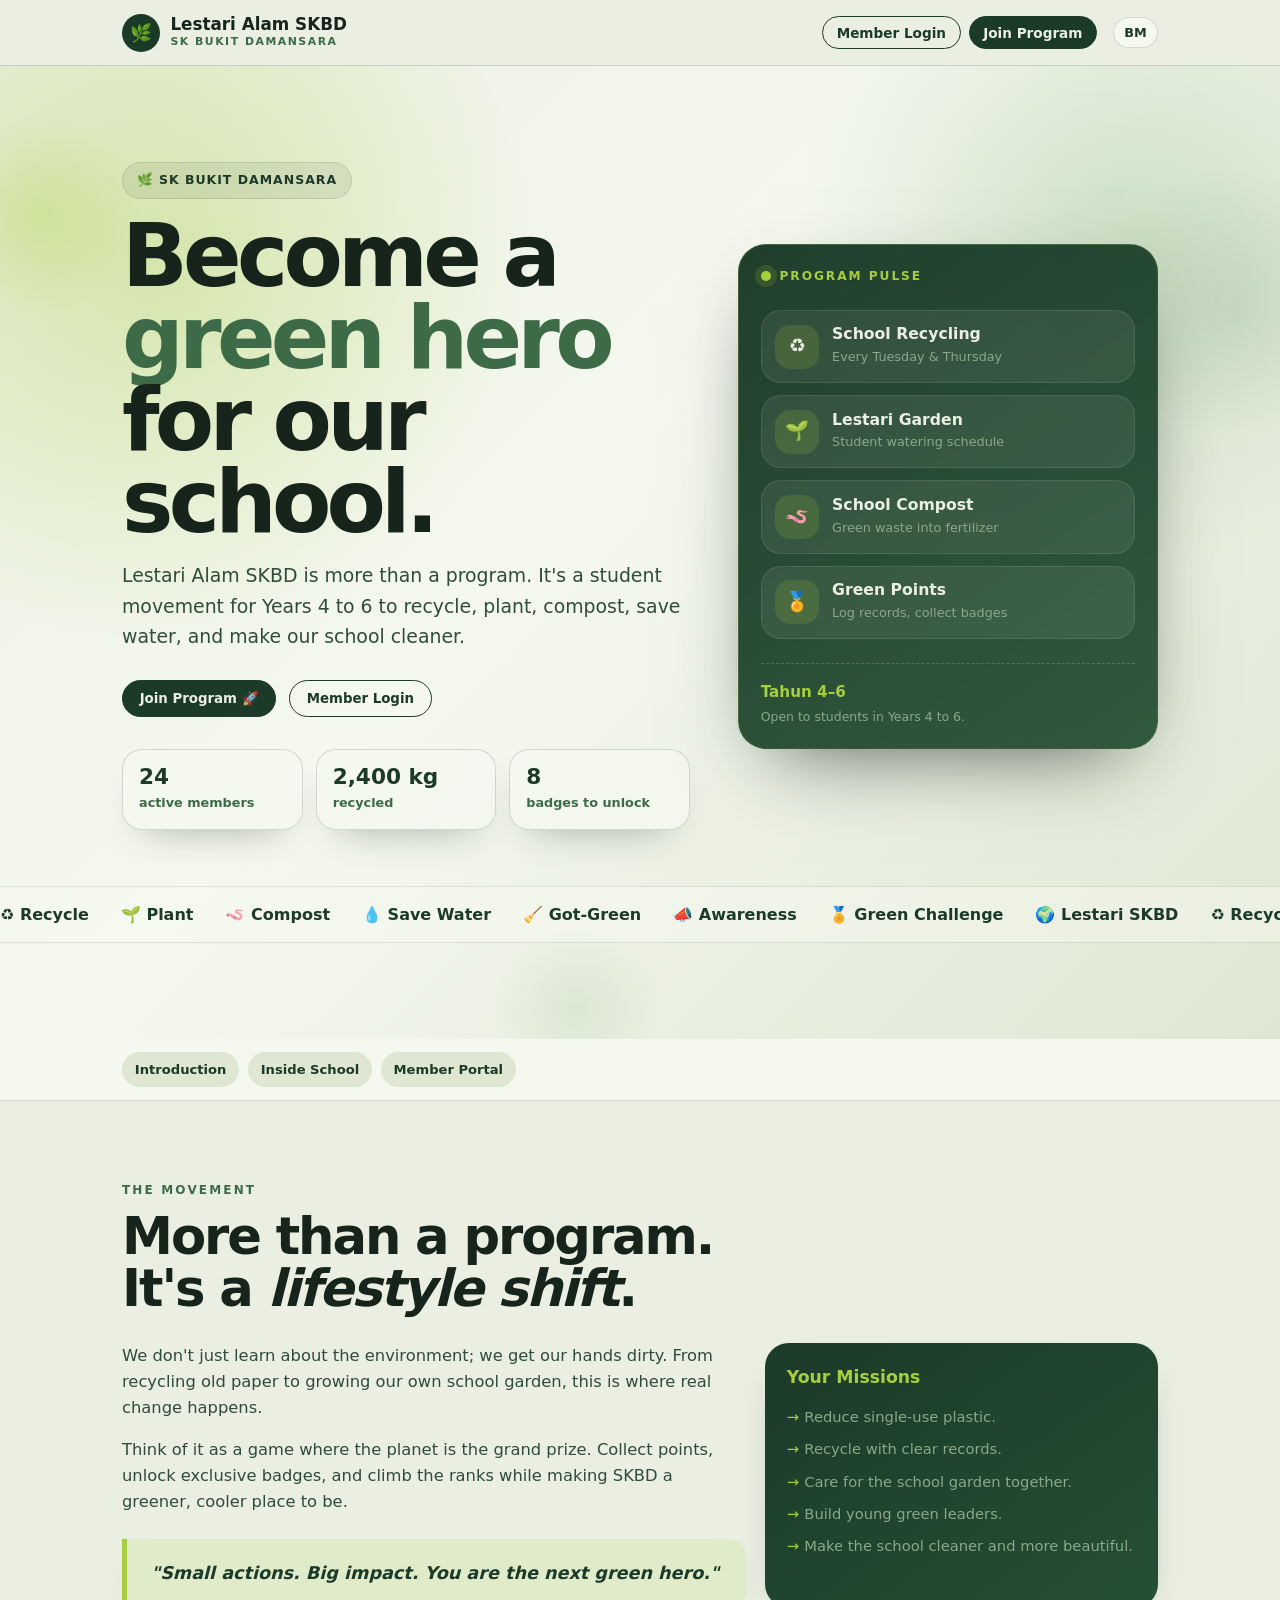
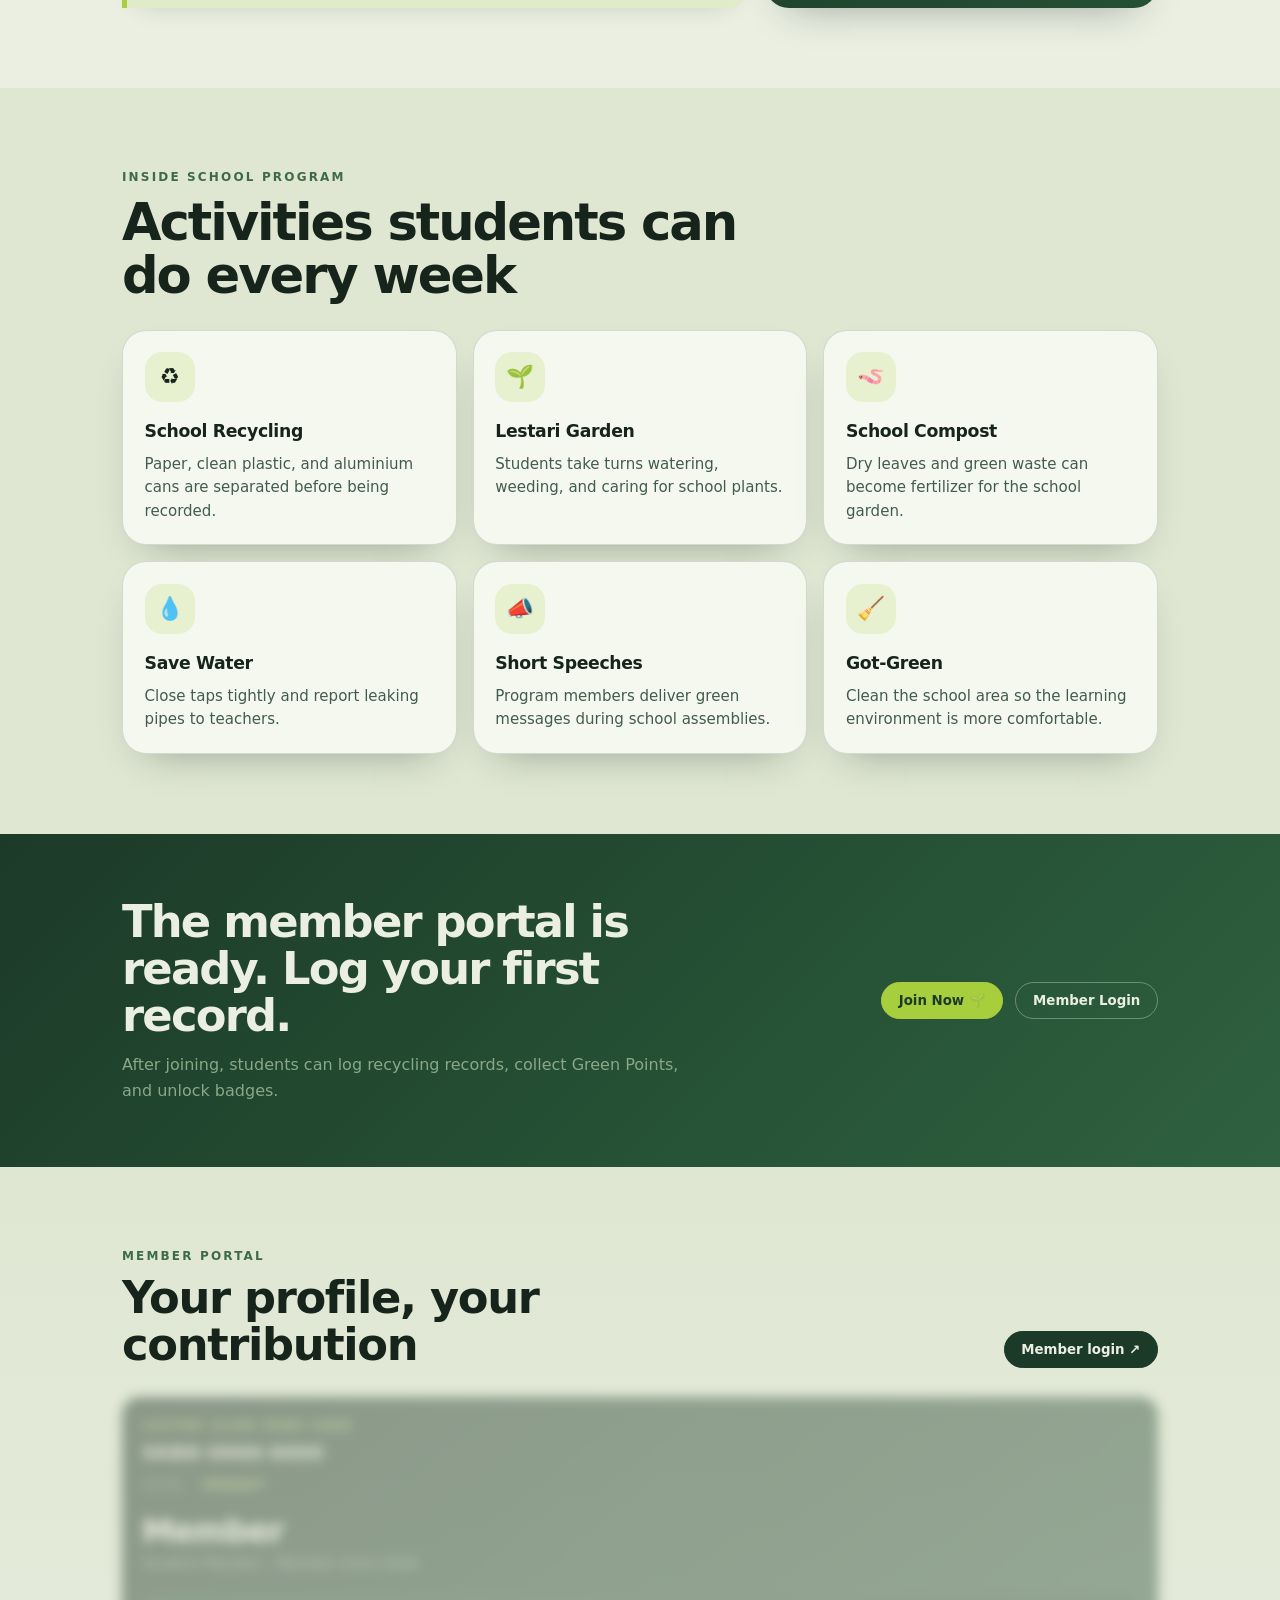
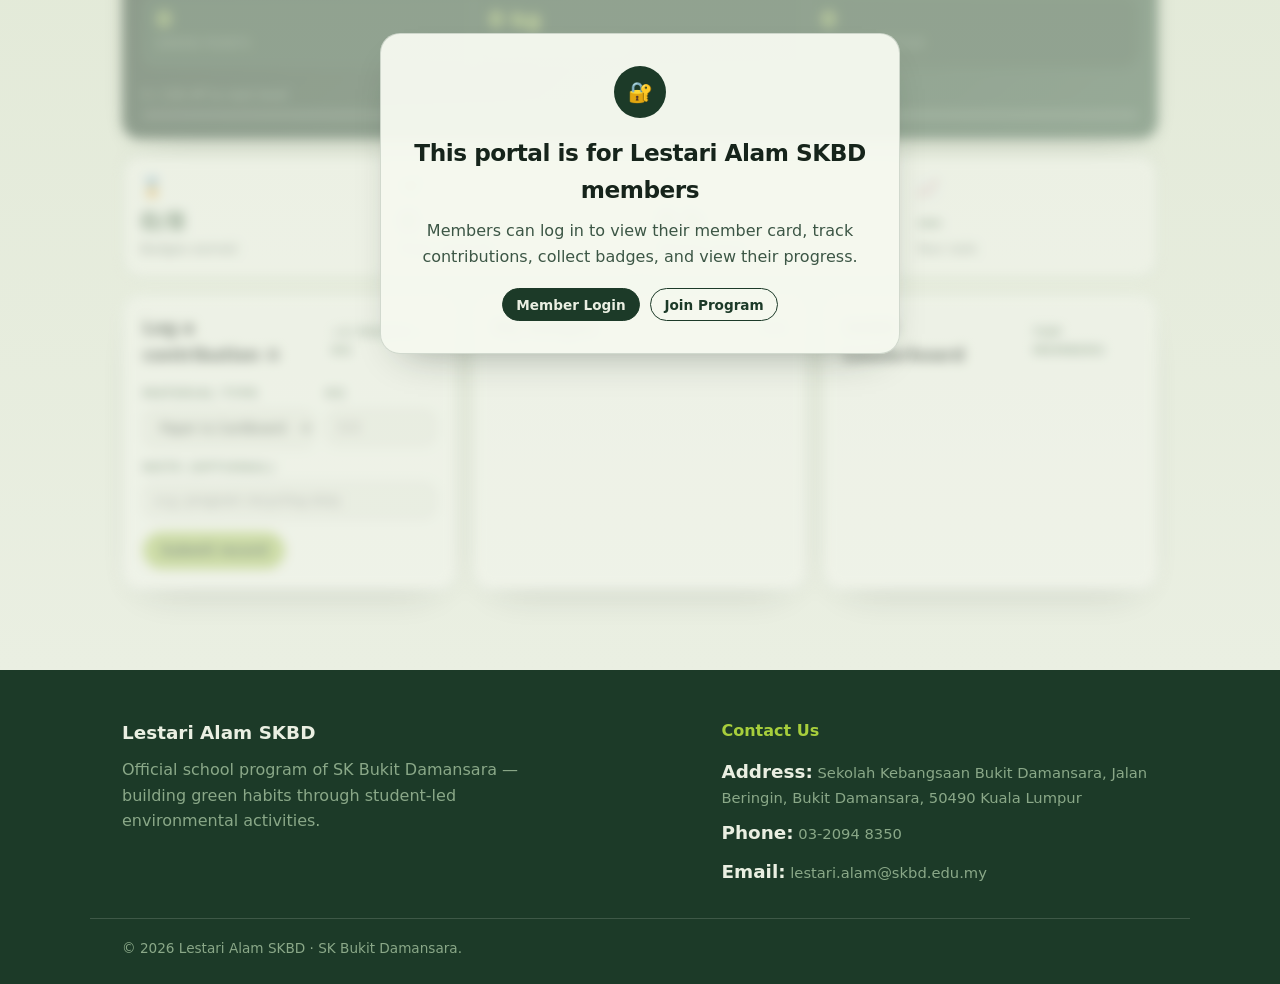
<file: index.html>
<!DOCTYPE html>
<html lang="ms">
<head>
  <meta charset="UTF-8" />
  <meta name="viewport" content="width=device-width, initial-scale=1.0" />
  <meta name="description" content="Lestari Alam SKBD — Program kelestarian murid untuk kitar semula, taman sekolah, kompos, jimat air, dan kesedaran alam sekitar." />
  <title>Lestari Alam SKBD · Program Kelestarian</title>
  <link rel="stylesheet" href="./style.css" />
</head>
<body>
  <div class="toasts" id="toasts" aria-live="polite"></div>

  <header class="nav">
    <div class="wrap nav__inner">
      <div class="brand">
        <span class="brand-icon">🌿</span>
        <div>
          <b data-i18n="brand.name">Lestari Alam SKBD</b>
          <small>SK Bukit Damansara</small>
        </div>
      </div>

      <div class="nav__right">
        <div class="nav__auth" id="navAuth">
          <button class="btn btn--ghost btn--sm" data-auth-open="login" data-i18n="nav.login">Login Ahli</button>
          <button class="btn btn--solid btn--sm" data-auth-open="signup" data-i18n="nav.join">Sertai Program</button>
        </div>

        <div class="nav__user" id="navUser" hidden>
          <span class="avatar" id="uAvatar">LA</span>
          <div class="user-meta">
            <b id="uName">—</b>
            <small id="uRole">member</small>
          </div>
          <button class="btn btn--ghost btn--sm" data-logout data-i18n="nav.logout">Log Keluar</button>
        </div>
        
        <button id="langToggle" class="lang-btn" type="button" aria-label="Switch language">BM</button>
      </div>
    </div>
  </header>

  <main>
    <!-- HERO -->
    <section class="ls-hero">
      <div class="ls-orb ls-orb--1" aria-hidden="true"></div>
      <div class="ls-orb ls-orb--2" aria-hidden="true"></div>
      <div class="ls-orb ls-orb--3" aria-hidden="true"></div>

      <div class="wrap ls-hero__grid">
        <div class="ls-hero__copy">
          <span class="ls-pill" data-i18n="hero.pill">🌿 SK Bukit Damansara</span>

          <h1 data-i18n="hero.title">
            Jadi <em>hero hijau</em> untuk sekolah kita.
          </h1>

          <p class="ls-lede" data-i18n="hero.subtitle">
            Lestari Alam SKBD bukan sekadar program. Ini gerakan murid Tahun 4 hingga 6 untuk kitar semula, tanam, kompos, jimat air, dan buat sekolah lebih bersih.
          </p>

          <div class="ls-actions">
            <button class="btn btn--solid" data-auth-open="signup" data-i18n="hero.cta">
              Sertai Program 🚀
            </button>
            <button class="btn btn--ghost" data-auth-open="login" data-i18n="hero.login">
              Login Ahli
            </button>
          </div>

          <div class="ls-stats">
            <div>
              <b>24</b>
              <span data-i18n="hero.stat.members">ahli aktif</span>
            </div>
            <div>
              <b>2,400 kg</b>
              <span data-i18n="hero.stat.recycled">kitar semula</span>
            </div>
            <div>
              <b>8</b>
              <span data-i18n="hero.stat.badges">badge boleh unlock</span>
            </div>
          </div>
        </div>

        <aside class="ls-panel">
          <div class="ls-panel__head">
            <span class="ls-pulse"></span>
            <span data-i18n="hero.panel.title">Program Pulse</span>
          </div>

          <ul class="ls-panel__list">
            <li>
              <span>♻️</span>
              <div>
                <b data-i18n="hero.panel.recycle">Kitar Semula Sekolah</b>
                <small data-i18n="hero.panel.recycle.desc">Setiap Selasa & Khamis</small>
              </div>
            </li>
            <li>
              <span>🌱</span>
              <div>
                <b data-i18n="hero.panel.garden">Taman Lestari</b>
                <small data-i18n="hero.panel.garden.desc">Jadual penyiraman murid</small>
              </div>
            </li>
            <li>
              <span>🪱</span>
              <div>
                <b data-i18n="hero.panel.compost">Kompos Sekolah</b>
                <small data-i18n="hero.panel.compost.desc">Sisa hijau jadi baja</small>
              </div>
            </li>
            <li>
              <span>🏅</span>
              <div>
                <b data-i18n="hero.panel.points">Green Points</b>
                <small data-i18n="hero.panel.points.desc">Log rekod, kumpul badge</small>
              </div>
            </li>
          </ul>

          <div class="ls-panel__foot">
            <b>Tahun 4–6</b>
            <small data-i18n="hero.panel.foot">Terbuka kepada murid Tahun 4 hingga 6.</small>
          </div>
        </aside>
      </div>

      <div class="ls-marquee" aria-hidden="true">
        <div class="ls-marquee__track">
          <span data-i18n="mq.1">♻️ Kitar Semula</span>
          <span data-i18n="mq.2">🌱 Tanam</span>
          <span data-i18n="mq.3">🪱 Kompos</span>
          <span data-i18n="mq.4">💧 Jimat Air</span>
          <span data-i18n="mq.5">🧹 Got-Green</span>
          <span data-i18n="mq.6">📣 Kesedaran</span>
          <span data-i18n="mq.7">🏅 Cabaran Hijau</span>
          <span data-i18n="mq.8">🌍 Lestari SKBD</span>

          <span data-i18n="mq.1">♻️ Kitar Semula</span>
          <span data-i18n="mq.2">🌱 Tanam</span>
          <span data-i18n="mq.3">🪱 Kompos</span>
          <span data-i18n="mq.4">💧 Jimat Air</span>
          <span data-i18n="mq.5">🧹 Got-Green</span>
          <span data-i18n="mq.6">📣 Kesedaran</span>
          <span data-i18n="mq.7">🏅 Cabaran Hijau</span>
          <span data-i18n="mq.8">🌍 Lestari SKBD</span>
        </div>
      </div>
    </section>

    <nav class="ls-nav" aria-label="Lestari SKBD sections">
      <div class="wrap ls-nav__row">
        <a href="#pengenalan" data-i18n="nav.intro">Pengenalan</a>
        <a href="#dalam" data-i18n="nav.inside">Dalam Sekolah</a>
        <a href="#portal" data-i18n="nav.portal">Portal Ahli</a>
      </div>
    </nav>

    <!-- IMPROVED INTRO -->
    <section class="ls-section" id="pengenalan">
      <div class="wrap">
        <p class="kicker" data-i18n="intro.kicker">Gerakan Kita</p>
        <h2 class="ls-title" data-i18n="intro.title">Bukan sekadar program. Ia satu <em>perubahan gaya hidup</em>.</h2>

        <div class="ls-about">
          <div class="ls-about__text">
            <p data-i18n="intro.p1">
              Kami bukan sekadar belajar tentang alam sekitar; kami turun padang. Dari mengitar semula kertas terpakai hingga menanam taman sekolah sendiri, di sinilah perubahan sebenar berlaku.
            </p>
            <p data-i18n="intro.p2">
              Anggap ini sebagai satu permainan di mana bumi adalah hadiah utamanya. Kumpul mata, buka lencana eksklusif, dan naik ke kedudukan teratas sambil menjadikan SKBD tempat yang lebih hijau dan hebat.
            </p>
            
            <blockquote class="intro-highlight" data-i18n="intro.highlight">
              "Tindakan kecil. Impak besar. Anda adalah hero hijau seterusnya."
            </blockquote>
          </div>

          <aside class="ls-mission">
            <h3 data-i18n="intro.mission.title">Misi Anda</h3>
            <ul>
              <li data-i18n="intro.mission.1">Kurangkan plastik sekali guna.</li>
              <li data-i18n="intro.mission.2">Kitar semula dengan rekod jelas.</li>
              <li data-i18n="intro.mission.3">Jaga taman sekolah bersama.</li>
              <li data-i18n="intro.mission.4">Bina pemimpin hijau muda.</li>
              <li data-i18n="intro.mission.5">Buat sekolah lebih bersih dan cantik.</li>
            </ul>
          </aside>
        </div>
      </div>
    </section>

    <section class="ls-section ls-alt" id="dalam">
      <div class="wrap">
        <p class="kicker" data-i18n="inside.kicker">Program Dalam Sekolah</p>
        <h2 class="ls-title" data-i18n="inside.title">Aktiviti yang murid boleh buat setiap minggu</h2>

        <div class="ls-grid">
          <article class="ls-card">
            <span class="ls-emoji">♻️</span>
            <h3 data-i18n="inside.card1.title">Kitar Semula Sekolah</h3>
            <p data-i18n="inside.card1.desc">Kertas, plastik bersih, dan tin aluminium dipisahkan sebelum direkod.</p>
          </article>
          <article class="ls-card">
            <span class="ls-emoji">🌱</span>
            <h3 data-i18n="inside.card2.title">Taman Lestari</h3>
            <p data-i18n="inside.card2.desc">Murid bergilir menyiram, mencabut rumput, dan menjaga tanaman sekolah.</p>
          </article>
          <article class="ls-card">
            <span class="ls-emoji">🪱</span>
            <h3 data-i18n="inside.card3.title">Kompos Sekolah</h3>
            <p data-i18n="inside.card3.desc">Daun kering dan sisa hijau boleh jadi baja untuk taman sekolah.</p>
          </article>
          <article class="ls-card">
            <span class="ls-emoji">💧</span>
            <h3 data-i18n="inside.card4.title">Jimat Air</h3>
            <p data-i18n="inside.card4.desc">Tutup paip rapat-rapat dan laporkan paip bocor kepada guru.</p>
          </article>
          <article class="ls-card">
            <span class="ls-emoji">📣</span>
            <h3 data-i18n="inside.card5.title">Ceramahan Ringkas</h3>
            <p data-i18n="inside.card5.desc">Ahli program sampaikan pesanan hijau semasa perhimpunan sekolah.</p>
          </article>
          <article class="ls-card">
            <span class="ls-emoji">🧹</span>
            <h3 data-i18n="inside.card6.title">Got-Green</h3>
            <p data-i18n="inside.card6.desc">Bersihkan kawasan sekolah supaya persekitaran belajar lebih selesa.</p>
          </article>
        </div>
      </div>
    </section>

    <section class="ls-cta">
      <div class="wrap ls-cta__inner">
        <div>
          <h2 data-i18n="cta.title">Portal ahli dah siap. Jom log rekod pertama kamu.</h2>
          <p data-i18n="cta.subtitle">Selepas sertai program, murid boleh log rekod kitar semula, kumpul Green Points, dan unlock badge.</p>
        </div>
        <div class="ls-cta__btns">
          <button class="btn btn--lime" data-auth-open="signup" data-i18n="cta.join">Sertai Sekarang 🌱</button>
          <button class="btn btn--ghost-light" data-auth-open="login" data-i18n="cta.login">Login Ahli</button>
        </div>
      </div>
    </section>

    <!-- MEMBER PORTAL -->
    <section class="portal" id="portal" data-locked="true">
      <div class="wrap">
        <div class="portal__head">
          <div>
            <p class="kicker" data-i18n="portal.kicker">Portal Ahli</p>
            <h2 class="ls-title" data-i18n="portal.title">Profil anda, sumbangan anda</h2>
          </div>
          <div id="portalAuthBtns">
            <button class="btn btn--solid" data-auth-open="login" data-i18n="portal.login">Login Ahli ↗</button>
          </div>
        </div>

        <div class="portal__stage">
          <div class="portal__body" id="portalBody">
            <article class="pc kad wide">
              <div class="kad__top">
                <div>
                  <div class="kad__id" data-i18n="portal.card.id">Kad Lestari Alam SKBD</div>
                  <div class="kad__no" id="kadNo">SKBD-0000-0000</div>
                  <div class="kad__level">Level · <b id="kadLevelName">Sprout</b></div>
                </div>
              </div>
              <div class="kad__who">
                <h3 id="kadName">Member</h3>
                <p id="kadMeta">Student Member · Member since 2026</p>
              </div>
              <div class="kad__nums">
                <div><b id="kadMata">0</b><small data-i18n="portal.card.points">Mata Hijau</small></div>
                <div><b id="kadKg">0 kg</b><small data-i18n="portal.card.kg">Sumbangan 2026</small></div>
                <div><b id="kadAktif">0</b><small data-i18n="portal.card.active">Bulan aktif</small></div>
              </div>
              <div class="kad__bot">
                <small id="xpLabel">0 / 150 XP to next level</small>
                <div class="xpbar"><i id="xpFill"></i></div>
              </div>
            </article>

            <div class="mini wide">
              <div><span>🏅</span><b id="msBadge">0/8</b><small data-i18n="portal.mini.badges">Lencana diperoleh</small></div>
              <div><span>🌱</span><b id="msPokok">0</b><small data-i18n="portal.mini.trees">Pokok dijaga</small></div>
              <div><span>⏱️</span><b id="msJam">0 h</b><small data-i18n="portal.mini.hours">Jam khidmat</small></div>
              <div><span>📈</span><b id="msRank">—</b><small data-i18n="portal.mini.rank">Kedudukan anda</small></div>
            </div>

            <article class="pc">
              <h3 class="pc__t"><span data-i18n="portal.form.title">Log sumbangan ♻️</span> <small data-i18n="portal.form.sub">+5 mata / kg</small></h3>
              <form class="logform" id="logForm">
                <div class="lr">
                  <div>
                    <label for="lgJenis" data-i18n="portal.form.type">Jenis bahan</label>
                    <select id="lgJenis">
                      <option>Paper & Cardboard</option>
                      <option>PET Plastic</option>
                      <option>Aluminium Cans</option>
                      <option>Glass</option>
                      <option>Small E-Waste</option>
                      <option>Compost / Food Waste</option>
                    </select>
                  </div>
                  <div>
                    <label for="lgKg" data-i18n="portal.form.kg">Kg</label>
                    <input id="lgKg" type="number" min="0.1" step="0.1" placeholder="0.0" />
                  </div>
                </div>
                <label for="lgNota" data-i18n="portal.form.note">Nota (pilihan)</label>
                <input id="lgNota" type="text" maxlength="60" placeholder="Cth: tugas kitar semula program" data-i18n-placeholder="portal.form.note.ph" />
                <button class="btn btn--lime submit" type="submit" id="lgSubmit" data-i18n="portal.form.submit">Hantar rekod</button>
              </form>
            </article>

            <article class="pc">
              <h3 class="pc__t"><span data-i18n="portal.badges.title">Lencana saya</span> <small id="badgeCount">0/8</small></h3>
              <div class="badges" id="badges"></div>
            </article>

            <article class="pc">
              <h3 class="pc__t"><span data-i18n="portal.lb.title">Carta Pendahulu SKBD</span> <small data-i18n="portal.lb.sub">ahli teratas</small></h3>
              <ul class="lb" id="leaderboard"></ul>
            </article>
          </div>

          <div class="portal__veil" id="portalVeil">
            <div class="veil__box">
              <div class="lk">🔐</div>
              <h3 data-i18n="portal.veil.title">Portal ini untuk ahli Lestari Alam SKBD</h3>
              <p data-i18n="portal.veil.desc">Ahli boleh log masuk untuk melihat kad ahli, menjejak sumbangan, mengumpul lencana, dan melihat kemajuan.</p>
              <div class="veil__acts">
                <button class="btn btn--solid btn--sm" data-auth-open="login" data-i18n="portal.veil.login">Login Ahli</button>
                <button class="btn btn--ghost btn--sm" data-auth-open="signup" data-i18n="portal.veil.join">Sertai Program</button>
              </div>
            </div>
          </div>
        </div>
      </div>
    </section>
  </main>

  <footer>
    <div class="wrap foot-grid">
      <div>
        <b data-i18n="brand.name">Lestari Alam SKBD</b>
        <p data-i18n="footer.desc">Program rasmi sekolah SK Bukit Damansara — membina tabiat hijau melalui aktiviti alam sekitar yang dipimpin murid.</p>
      </div>
      <div>
        <h4 data-i18n="footer.contact.title">Hubungi Kami</h4>
        <ul class="contact">
          <li><b data-i18n="footer.contact.address">Alamat:</b> Sekolah Kebangsaan Bukit Damansara, Jalan Beringin, Bukit Damansara, 50490 Kuala Lumpur</li>
          <li><b data-i18n="footer.contact.phone">Telefon:</b> 03-2094 8350</li>
          <li><b data-i18n="footer.contact.email">E-mel:</b> lestari.alam@skbd.edu.my</li>
        </ul>
      </div>
    </div>
    <div class="wrap foot-bottom">
      <span data-i18n="footer.copy">© 2026 Lestari Alam SKBD · SK Bukit Damansara.</span>
    </div>
  </footer>

  <!-- AUTH MODAL -->
  <div class="authx" id="auth" hidden>
    <div class="authx__scrim" data-close></div>
    <div class="authx__card" id="authCard" role="dialog" aria-modal="true" aria-labelledby="authTitle">
      <aside class="authx__side">
        <div class="authx__side-glow" aria-hidden="true"></div>
        <div class="authx__leaf authx__leaf--1" aria-hidden="true">🌿</div>
        <div class="authx__leaf authx__leaf--2" aria-hidden="true">♻️</div>
        <div class="authx__leaf authx__leaf--3" aria-hidden="true">🌱</div>
        <div class="authx__side-top">
          <div class="authx__mark">🌿</div>
          <h3 id="authSideTitle">One account. <em>Every green record.</em></h3>
          <p id="authSideText">Login to open your Lestari Alam SKBD card, track contributions, collect badges, and see your SKBD rank.</p>
          <ul class="authx__perks">
            <li><span>✓</span> Personal contribution records</li>
            <li><span>✓</span> Green Points, levels & badges</li>
            <li><span>✓</span> SKBD Leaderboard ranking</li>
          </ul>
        </div>
      </aside>

      <div class="authx__main">
        <button class="authx__close" data-close aria-label="Close">✕</button>
        <div class="authx__brand">
          <span>🌿</span>
          <div><b data-i18n="brand.name">Lestari Alam SKBD</b><small>SK Bukit Damansara</small></div>
        </div>

        <div class="authx__tabs" id="authTabs">
          <span class="authx__indicator" id="authIndicator"></span>
          <button type="button" class="authx__tab on" data-view="login" data-i18n="auth.login.tab">Login</button>
          <button type="button" class="authx__tab" data-view="signup" data-i18n="auth.signup.tab">Sertai Program</button>
        </div>

        <section class="authx__view on" id="viewLogin">
          <h2 id="authTitle" data-i18n="auth.login.title">Selamat kembali 🌿</h2>
          <p class="authx__lead" data-i18n="auth.login.desc">Log masuk untuk meneruskan rekod hijau anda.</p>
          <form id="formLogin" novalidate>
            <div class="field" id="f-loginEmail">
              <label for="loginEmail" data-i18n="auth.email">E-mel</label>
              <div class="input-wrap"><input id="loginEmail" class="input" type="email" autocomplete="username" placeholder="member@skbd.edu.my" /></div>
              <div class="err" data-err></div>
            </div>
            <div class="field" id="f-loginPass">
              <label for="loginPass" data-i18n="auth.password">Kata laluan</label>
              <div class="input-wrap pw-wrap">
                <input id="loginPass" class="input" type="password" autocomplete="current-password" placeholder="Masukkan kata laluan" data-i18n-placeholder="auth.password.ph" />
                <button type="button" class="pw-toggle" data-pw-toggle="loginPass" data-i18n="auth.pw.show">Tunjuk</button>
              </div>
              <div class="err" data-err></div>
            </div>
            <button class="btn btn--solid submit" type="submit" id="loginSubmit" data-i18n="auth.login.submit">Masuk portal</button>
          </form>
        </section>

        <section class="authx__view" id="viewSignup">
          <h2 data-i18n="auth.signup.title">Sertai Lestari Alam SKBD</h2>
          <p class="authx__lead" data-i18n="auth.signup.desc">Cipta akaun menggunakan nama, e-mel, dan kata laluan anda.</p>
          <form id="formSignup" novalidate>
            <div class="field" id="f-suName">
              <label for="suName" data-i18n="auth.name">Nama penuh</label>
              <div class="input-wrap"><input id="suName" class="input" type="text" autocomplete="name" placeholder="e.g. Nur Aisyah binti Rahman" /></div>
              <div class="err" data-err></div>
            </div>
            <div class="field" id="f-suEmail">
              <label for="suEmail" data-i18n="auth.email">E-mel</label>
              <div class="input-wrap"><input id="suEmail" class="input" type="email" autocomplete="email" placeholder="name@email.com" /></div>
              <div class="err" data-err></div>
            </div>
            <div class="field" id="f-suPass">
              <label for="suPass" data-i18n="auth.password">Kata laluan</label>
              <div class="input-wrap pw-wrap">
                <input id="suPass" class="input" type="password" autocomplete="new-password" placeholder="Sekurang-kurangnya 8 aksara" data-i18n-placeholder="auth.password.new" />
                <button type="button" class="pw-toggle" data-pw-toggle="suPass" data-i18n="auth.pw.show">Tunjuk</button>
              </div>
              <div class="err" data-err></div>
            </div>
            <div class="field" id="f-suConfirm">
              <label for="suConfirm" data-i18n="auth.confirm">Sahkan kata laluan</label>
              <div class="input-wrap pw-wrap">
                <input id="suConfirm" class="input" type="password" autocomplete="new-password" placeholder="Taip semula kata laluan" data-i18n-placeholder="auth.confirm.ph" />
                <button type="button" class="pw-toggle" data-pw-toggle="suConfirm" data-i18n="auth.pw.show">Tunjuk</button>
              </div>
              <div class="err" data-err></div>
            </div>
            <label class="check">
              <input type="checkbox" id="suTerms" />
              <span data-i18n="auth.terms">Saya bersetuju dengan Peraturan Program.</span>
            </label>
            <div class="err" id="errTerms"></div>
            <button class="btn btn--solid submit" type="submit" id="suSubmit" data-i18n="auth.signup.submit">Cipta akaun</button>
          </form>
        </section>
      </div>
    </div>
  </div>

  <!-- SUPABASE SCRIPT -->
  <script type="module">
    import { createClient } from "https://esm.sh/@supabase/supabase-js@2";

    const SUPABASE_URL = "https://jypruhcygbilvlxfimlo.supabase.co";
    const SUPABASE_ANON_KEY = "sb_publishable_biYNeEjlpge2Fxf1pX0-kA_HKT59QYb";

    const supabase = createClient(SUPABASE_URL, SUPABASE_ANON_KEY, {
      auth: { persistSession: true, autoRefreshToken: true, detectSessionInUrl: true }
    });

    const $ = (s, c = document) => c.querySelector(s);
    const $$ = (s, c = document) => Array.from(c.querySelectorAll(s));

    const state = { user: null, board: [] };
    const RX_EMAIL = /^[^\s@]+@[^\s@]+\.[a-z]{2,}$/i;
    const ROLE_LABEL = { murid: "Student Member", guru: "Teacher Advisor", admin: "Admin" };

    const LEVELS = [
      { lv: 1, name: "Sprout", need: 0 }, { lv: 2, name: "Guardian", need: 150 },
      { lv: 3, name: "Pioneer", need: 400 }, { lv: 4, name: "Driver", need: 800 },
      { lv: 5, name: "Forest Heir", need: 1400 }, { lv: 6, name: "Lestari Ambassador", need: 2200 }
    ];

    const BADGES = [
      { id: "warga", ic: "🌱", n: "New Member", d: "Registration completed" },
      { id: "kitar50", ic: "♻️", n: "50kg Recycler", d: "Collect 50 kg contribution" },
      { id: "kitar100", ic: "🥇", n: "100kg Program", d: "Collect 100 kg contribution" },
      { id: "tanam", ic: "🌳", n: "Tree Planter", d: "Join one planting session" },
      { id: "kompos", ic: "🪱", n: "Compost Master", d: "Record compost material" },
      { id: "air", ic: "💧", n: "Water Guardian", d: "Join river monitoring" },
      { id: "sukwan", ic: "🤝", n: "10h Volunteer", d: "10 service hours" },
      { id: "suara", ic: "🎙️", n: "Suara Daun", d: "Be a podcast guest" }
    ];

    function esc(s) { return String(s ?? "").replace(/&/g, "&amp;").replace(/</g, "&lt;").replace(/>/g, "&gt;").replace(/"/g, "&quot;").replace(/'/g, "&#39;"); }
    function toast(title, msg, bad = false) {
      const t = document.createElement("div"); t.className = "toast" + (bad ? " bad" : "");
      t.innerHTML = `<span class="ic">${bad ? "⚠️" : "🌿"}</span><span><b>${esc(title)}</b>${msg ? esc(msg) : ""}</span>`;
      $("#toasts").appendChild(t); requestAnimationFrame(() => t.classList.add("on"));
      setTimeout(() => { t.classList.remove("on"); setTimeout(() => t.remove(), 400); }, 4200);
    }
    function busy(btn, on) { if (!btn) return; btn.disabled = on; btn.classList.toggle("loading", on); }
    function shakeAuth() { const c = $("#authCard"); if (!c) return; c.classList.remove("shake"); void c.offsetWidth; c.classList.add("shake"); setTimeout(() => c.classList.remove("shake"), 450); }
    function setErr(id, msg) { const f = $("#" + id); if (!f) return; f.classList.toggle("bad", !!msg); const e = $("[data-err]", f); if (e) e.textContent = msg || ""; }
    function fmt(n) { return Number(n || 0).toLocaleString("en-US"); }
    function fmtKg(n) { return Number(n || 0).toLocaleString("en-US", { maximumFractionDigits: 1 }); }
    function timeAgo(iso) {
      if (!iso) return "—"; const then = new Date(iso).getTime(); if (Number.isNaN(then)) return "—";
      const diff = Math.max(0, Date.now() - then); const mins = Math.floor(diff / 60000);
      if (mins < 1) return "just now"; if (mins < 60) return `${mins} min ago`;
      const hrs = Math.floor(mins / 60); if (hrs < 24) return `${hrs} hr ago`;
      const days = Math.floor(hrs / 24); if (days < 7) return `${days} d ago`;
      return `${Math.floor(days / 30)} mo ago`;
    }
    function cap(s) { return s[0].toUpperCase() + s.slice(1); }

    function mapBundle(bundle) {
      const p = bundle.profile || {}; const monthlyArr = Array.isArray(bundle.monthly) ? bundle.monthly : [];
      return { id: p.id, name: p.full_name || "Member", email: p.email || "", role: p.role || "murid", joined: p.joined || "", mata: Number(p.mata || 0), kg: Number(bundle.kg || 0), pokok: Number(p.pokok || 0), jam: Number(p.jam || 0), badges: Array.isArray(p.badges) ? p.badges : ["warga"], recs: Array.from({ length: 12 }, (_, i) => Number(monthlyArr[i] || 0)), log: Array.isArray(bundle.log) ? bundle.log.map(l => ({ t: l.text, when: timeAgo(l.created_at) })) : [] };
    }

    async function fetchMyProfile() { const { data, error } = await supabase.rpc("get_my_profile"); if (error) throw error; if (!data || !data.profile) throw new Error("Profile not found."); return mapBundle(data); }
    async function restoreSession() { try { const { data, error } = await supabase.auth.getUser(); if (error || !data.user) return null; return await fetchMyProfile(); } catch { return null; } }
    async function signUp(input) { const { data, error } = await supabase.auth.signUp({ email: input.email, password: input.password, options: { data: { full_name: input.name, role: "murid" } } }); if (error) throw error; if (!data.session) return { pendingVerification: true, user: null }; return { pendingVerification: false, user: await fetchMyProfile() }; }
    async function signIn(email, password) { const { error } = await supabase.auth.signInWithPassword({ email, password }); if (error) throw error; return await fetchMyProfile(); }
    async function signOut() { try { await supabase.auth.signOut(); } catch {} }
    async function addContribution(jenis, kg, nota) { const { data, error } = await supabase.rpc("add_contribution", { p_jenis: jenis, p_kg: kg, p_nota: nota || null }); if (error) throw error; return data; }
    async function fetchLeaderboard() { try { const { data, error } = await supabase.rpc("get_skbd_leaderboard"); if (error) return null; return Array.isArray(data) ? data : null; } catch { return null; } }

    function friendlyError(err) {
      const msg = err?.message || "Request failed.";
      if (/Invalid login credentials/i.test(msg)) return { field: "password", message: "Email or password is incorrect." };
      if (/User already registered/i.test(msg)) return { field: "email", message: "This email is already registered. Please log in." };
      if (/Email not confirmed/i.test(msg)) return { field: "password", message: "Please verify your email before logging in." };
      return { field: null, message: msg };
    }

    function levelOf(mata) {
      let cur = LEVELS[0]; for (const l of LEVELS) if (mata >= l.need) cur = l;
      const nxt = LEVELS.find(l => l.need > cur.need) || null; const span = nxt ? nxt.need - cur.need : 1;
      const prog = nxt ? (mata - cur.need) / span : 1; return { cur, nxt, prog: Math.max(0, Math.min(1, prog)) };
    }

    function renderLeaderboard(rows, me) {
      const sorted = [...(rows || [])].sort((a, b) => Number(b.kg || 0) - Number(a.kg || 0));
      const el = $("#leaderboard"); if (!el) return;
      if (!sorted.length) { el.innerHTML = '<li class="more">No SKBD records yet.</li>'; return; }
      const visible = sorted.slice(0, 10); const mx = Math.max(...visible.map(r => Number(r.kg || 0)), 1);
      el.innerHTML = visible.map((r, i) => `<li class="${me && r.id === me.id ? "me" : ""}"><span class="rk">${i + 1}</span><span><span class="nm">${esc(r.name || "Member")}${me && r.id === me.id ? ' <em>← you</em>' : ""}</span><span class="track"><i style="width:${(Number(r.kg || 0) / mx * 100).toFixed(1)}%"></i></span></span><span class="kg">${Math.round(Number(r.kg || 0))} kg</span></li>`).join("");
    }

    function renderPortal(u, board) {
      const L = levelOf(u.mata); const monthsActive = (u.recs || []).filter(v => Number(v) > 0).length;
      $("#kadName").textContent = u.name; $("#kadMeta").textContent = `${ROLE_LABEL[u.role] || "Member"} · Member since ${u.joined || "—"}`;
      const idNum = String(Math.abs([...(u.email || "member")].reduce((a, c) => a + c.charCodeAt(0) * 31, 0)) % 9000 + 1000);
      const joinedYear = u.joined && !isNaN(new Date(u.joined)) ? new Date(u.joined).getFullYear() : new Date().getFullYear();
      $("#kadNo").textContent = `SKBD-${idNum}-${String(joinedYear).slice(2)}`; $("#kadLevelName").textContent = L.cur.name;
      $("#kadMata").textContent = fmt(u.mata); $("#kadKg").textContent = fmtKg(u.kg) + " kg"; $("#kadAktif").textContent = monthsActive;
      $("#xpLabel").textContent = L.nxt ? `${u.mata - L.cur.need} / ${L.nxt.need - L.cur.need} XP to ${L.nxt.name}` : "Highest level reached";
      $("#xpFill").style.width = (L.prog * 100) + "%"; $("#msBadge").textContent = u.badges.length + "/" + BADGES.length; $("#msPokok").textContent = u.pokok; $("#msJam").textContent = u.jam + " h";
      
      const sortedBoard = [...(board || [])].sort((a, b) => Number(b.kg || 0) - Number(a.kg || 0)); 
      const rankIdx = sortedBoard.findIndex(r => r.id === u.id) + 1; 
      $("#msRank").textContent = rankIdx ? "#" + rankIdx : "—";
      
      $("#badges").innerHTML = BADGES.map(b => { const got = u.badges.includes(b.id); return `<div class="bd ${got ? "" : "locked"}">${b.ic}<span class="btip"><b>${b.n}</b> — ${b.d}</span></div>`; }).join("");
      $("#badgeCount").textContent = u.badges.length + "/" + BADGES.length; 
      renderLeaderboard(board, u);
    }

    function addLocalContribution(jenis, kg, nota) {
      const u = state.user; if (!u) return; const pts = Math.max(0, Math.round(kg * 5)); u.kg = Number(u.kg || 0) + kg; u.mata = Number(u.mata || 0) + pts; const m = new Date().getMonth(); u.recs[m] = Number(u.recs[m] || 0) + kg;
      u.log.unshift({ t: `Submitted ${kg} kg ${jenis}`, when: "just now" }); const board = Array.isArray(state.board) ? [...state.board] : []; const idx = board.findIndex(r => r.id === u.id);
      if (idx > -1) board[idx] = { ...board[idx], kg: Number(board[idx].kg || 0) + kg, mata: u.mata }; else board.unshift({ id: u.id, name: u.name, kg, mata: u.mata });
      board.sort((a, b) => Number(b.kg || 0) - Number(a.kg || 0)); state.board = board; renderPortal(u, state.board);
    }

    const auth = $("#auth");
    function openAuth(view) { auth.hidden = false; document.body.classList.add("no-scroll"); showView(view); const first = view === "signup" ? $("#suName") : $("#loginEmail"); setTimeout(() => first?.focus(), 120); }
    function closeAuth() { auth.hidden = true; document.body.classList.remove("no-scroll"); }
    function showView(name) { $$(".authx__view").forEach(v => v.classList.toggle("on", v.id === "view" + cap(name))); $$("#authTabs .authx__tab").forEach(b => b.classList.toggle("on", b.dataset.view === name)); const ind = $("#authIndicator"); if (ind) ind.style.transform = name === "signup" ? "translateX(100%)" : "translateX(0)"; }

    async function bootSession(announce = false) {
      state.user = await restoreSession(); const has = !!state.user; $("#navAuth").hidden = has; $("#navUser").hidden = !has; const portal = $("#portal");
      if (!has) { if (portal) portal.dataset.locked = "true"; $("#portalAuthBtns").innerHTML = `<button class="btn btn--solid" data-auth-open="login" data-i18n="portal.login">Member login ↗</button>`; return; }
      $("#uRole").textContent = ROLE_LABEL[state.user.role || "murid"] || "Member"; $("#portalAuthBtns").innerHTML = `<button class="btn btn--ghost btn--sm" data-logout data-i18n="nav.logout">Log Out</button>`;
      const parts = String(state.user.name || "").trim().split(/\s+/).filter(w => !["bin", "binti", "a/p", "a/l"].includes(w.toLowerCase())); const initials = (parts.slice(0, 2).map(w => w[0] || "").join("") || "C").toUpperCase();
      $("#uAvatar").textContent = initials; $("#uName").textContent = parts[0] || "Member"; state.board = await fetchLeaderboard() || []; renderPortal(state.user, state.board); if (portal) portal.dataset.locked = "false";
    }

    async function doLogout() { await signOut(); state.user = null; state.board = []; await bootSession(false); toast("You have logged out", "Your records are safely stored."); }

    document.addEventListener("click", e => {
      const open = e.target.closest("[data-auth-open]"); if (open) { e.preventDefault(); openAuth(open.dataset.authOpen); return; }
      const view = e.target.closest("[data-view]"); if (view) { e.preventDefault(); showView(view.dataset.view); return; }
      const logout = e.target.closest("[data-logout]"); if (logout) { e.preventDefault(); doLogout(); return; }
      const pwToggle = e.target.closest("[data-pw-toggle]"); if (pwToggle) { const input = document.getElementById(pwToggle.dataset.pwToggle); if (!input) return; const show = input.type === "password"; input.type = show ? "text" : "password"; pwToggle.textContent = show ? "Hide" : "Show"; return; }
      if (e.target.closest("[data-close]")) closeAuth();
    });

    $("#formLogin").addEventListener("submit", async e => {
      e.preventDefault(); const em = $("#loginEmail").value.trim(); const pw = $("#loginPass").value; let bad = false;
      if (!em) { setErr("f-loginEmail", "Please enter your email."); bad = true; } else { setErr("f-loginEmail", ""); }
      if (!pw) { setErr("f-loginPass", "Please enter your password."); bad = true; } else { setErr("f-loginPass", ""); }
      if (bad) return shakeAuth(); const btn = $("#loginSubmit"); busy(btn, true);
      try { state.user = await signIn(em, pw); closeAuth(); await bootSession(true); } catch (err) { const f = friendlyError(err); setErr(f.field === "email" ? "f-loginEmail" : "f-loginPass", f.message); shakeAuth(); } finally { busy(btn, false); }
    });

    $("#formSignup").addEventListener("submit", async e => {
      e.preventDefault(); const name = $("#suName").value.trim(); const em = $("#suEmail").value.trim(); const pw = $("#suPass").value; const cf = $("#suConfirm").value; const terms = $("#suTerms").checked; let bad = false;
      if (name.length < 3) { setErr("f-suName", "Enter your full name."); bad = true; } else { setErr("f-suName", ""); }
      if (!em) { setErr("f-suEmail", "Email is required."); bad = true; } else { setErr("f-suEmail", ""); }
      if (pw.length < 8) { setErr("f-suPass", "Password too short."); bad = true; } else { setErr("f-suPass", ""); }
      if (cf !== pw || !cf) { setErr("f-suConfirm", "Passwords do not match."); bad = true; } else { setErr("f-suConfirm", ""); }
      $("#errTerms").textContent = terms ? "" : "You must accept the rules."; if (!terms) bad = true;
      if (bad) return shakeAuth(); const btn = $("#suSubmit"); busy(btn, true);
      try { const result = await signUp({ name, email: em, password: pw }); if (result.pendingVerification) { showView("login"); toast("Check your email"); return; } state.user = result.user; closeAuth(); await bootSession(true); } catch (err) { const f = friendlyError(err); if (f.field) setErr({ name: "f-suName", email: "f-suEmail", password: "f-suPass" }[f.field] || "f-suEmail", f.message); shakeAuth(); } finally { busy(btn, false); }
    });

    $("#logForm").addEventListener("submit", async e => {
      e.preventDefault(); if (!state.user) { openAuth("login"); return; } const kg = parseFloat($("#lgKg").value); const jenis = $("#lgJenis").value; const nota = $("#lgNota").value.trim();
      if (!kg || kg <= 0 || kg > 500) { toast("Invalid amount", "Enter between 0.1 and 500 kg.", true); return; }
      const btn = $("#lgSubmit"); busy(btn, true);
      try { const bundle = await addContribution(jenis, kg, nota); if (!bundle) throw new Error("No database response."); state.user = mapBundle(bundle); state.board = await fetchLeaderboard() || []; renderPortal(state.user, state.board); toast("Record received 🌿", "Your total is now " + fmtKg(state.user.kg) + " kg"); } catch (err) { addLocalContribution(jenis, kg, nota); toast("Saved locally 🌿", "Database failed, saved on this device."); } finally { $("#lgKg").value = ""; $("#lgNota").value = ""; busy(btn, false); }
    });

    bootSession(false);
  </script>
  
  <!-- LANGUAGE SCRIPT -->
  <script src="./js/i18n.js"></script>
</body>
</html>
</file>
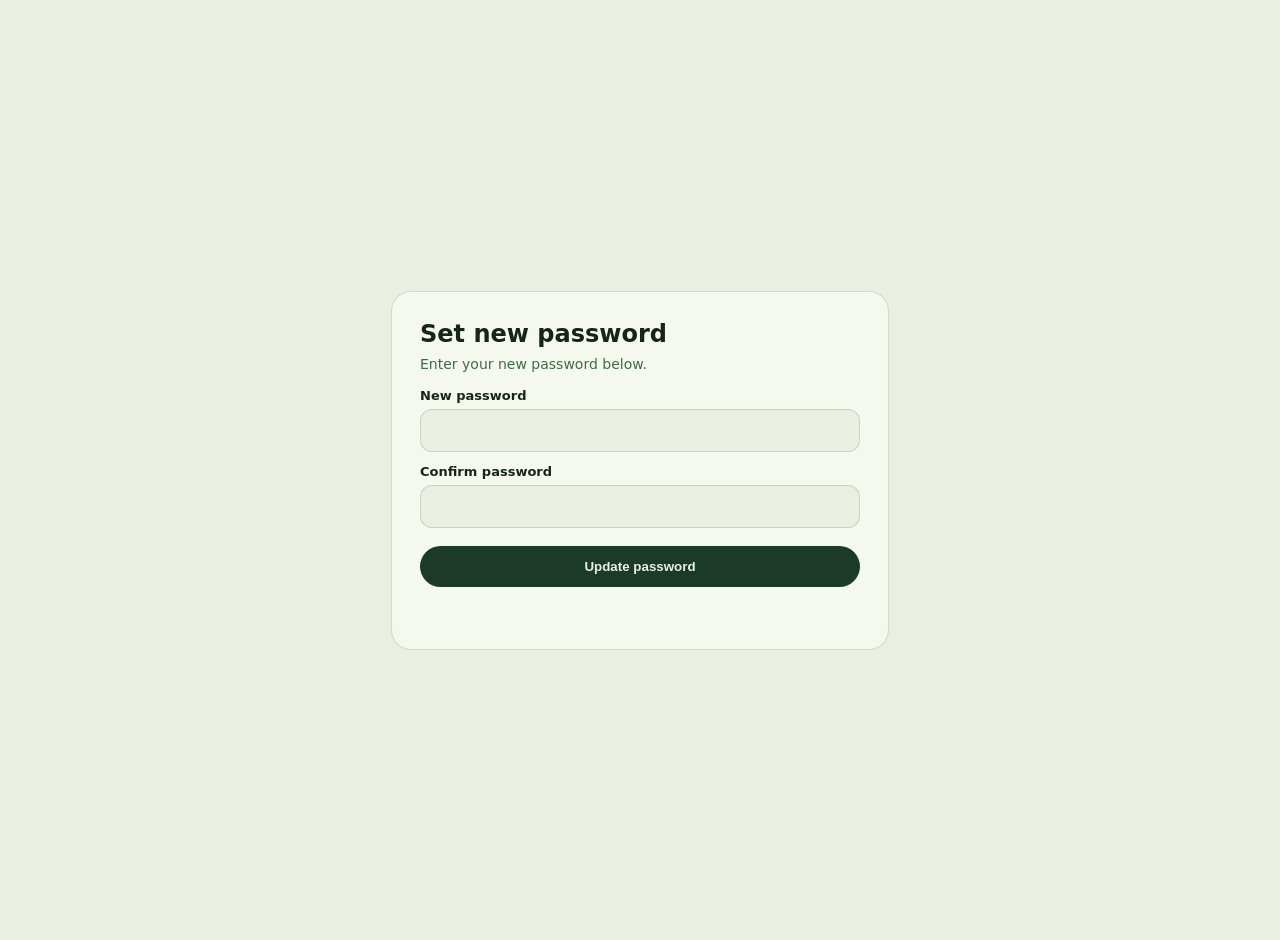
<file: reset-password.html>
<!DOCTYPE html>
<html lang="en"><head><meta charset="UTF-8"><meta name="viewport" content="width=device-width,initial-scale=1">
<title>Reset Password · Lestari Alam</title>
<style>body{font-family:system-ui,sans-serif;background:#EAEFE2;color:#16241B;display:grid;place-items:center;min-height:100vh;margin:0;padding:20px}
.card{width:min(440px,100%);background:#F5F8EF;border:1px solid rgba(28,58,40,.16);border-radius:20px;padding:28px}
h1{margin:0 0 8px;font-size:24px}p{margin:0 0 16px;color:#3E6B47;font-size:14px}
label{display:block;margin:12px 0 6px;font-weight:700;font-size:13px}
input{width:100%;padding:12px;border-radius:12px;border:1px solid rgba(28,58,40,.16);background:#EAEFE2;font-size:15px;box-sizing:border-box}
button{margin-top:18px;width:100%;padding:13px;border:none;border-radius:999px;background:#1C3A28;color:#EAEFE2;font-weight:800;cursor:pointer}
#msg{margin-top:14px;font-size:14px;min-height:20px;color:#3E6B47}</style></head>
<body><div class="card">
<h1>Set new password</h1><p>Enter your new password below.</p>
<label>New password</label><input id="password" type="password">
<label>Confirm password</label><input id="confirm" type="password">
<button id="go">Update password</button><div id="msg"></div>
</div>
<script type="module">
import { createClient } from "https://esm.sh/@supabase/supabase-js@2";
const supabase = createClient("https://jypruhcygbilvlxfimlo.supabase.co","sb_publishable_biYNeEjlpge2Fxf1pX0-kA_HKT59QYb");
const $ = id => document.getElementById(id);
$("go").onclick = async () => {
  const pw = $("password").value, cf = $("confirm").value; $("msg").textContent = "";
  if (pw.length < 8) return $("msg").textContent = "Password must be at least 8 characters.";
  if (pw !== cf) return $("msg").textContent = "Passwords do not match.";
  const { error } = await supabase.auth.updateUser({ password: pw });
  $("msg").textContent = error ? error.message : "Password updated. You can now log in.";
};
</script></body></html>
</file>
<file: style.css>
/* ============================================================
   LESTARI ALAM SKBD — SK BUKIT DAMANSARA
   Full Stylesheet (Final Repaired Version - No Chart)
   ============================================================ */

/* ============================================================
   01. TOKENS
   ============================================================ */
:root {
  --paper: #EAEFE2;
  --paper-2: #DFE7D3;
  --card: #F5F8EF;
  --ink: #16241B;
  --forest: #1C3A28;
  --moss: #3E6B47;
  --sage: #8AA888;
  --leaf: #5FA05A;
  --lime: #A7CE3C;
  --amber: #DE9A2E;
  --clay: #BC5A34;
  --sky: #4E8CA6;
  --line: rgba(28, 58, 40, .16);
  --shadow: 0 18px 40px -24px rgba(22, 36, 27, .45);
  --shadow-lg: 0 40px 120px -40px rgba(0, 0, 0, .75);
}

/* ============================================================
   02. RESET & BASE
   ============================================================ */
* {
  box-sizing: border-box;
  margin: 0;
  padding: 0;
}

html {
  scroll-behavior: smooth;
}

body {
  font-family: system-ui, -apple-system, "Segoe UI", Roboto, Arial, sans-serif;
  color: var(--ink);
  background: var(--paper);
  line-height: 1.6;
  -webkit-font-smoothing: antialiased;
}

img {
  max-width: 100%;
  display: block;
}

a {
  color: inherit;
  text-decoration: none;
}

button,
input,
select,
textarea {
  font-family: inherit;
}

[hidden] {
  display: none !important;
}

body.no-scroll {
  overflow: hidden;
}

::selection {
  background: var(--lime);
  color: var(--forest);
}

.wrap {
  width: min(1100px, 100%);
  margin-inline: auto;
  padding-inline: clamp(1rem, 4vw, 2rem);
}

.kicker {
  font-size: .75rem;
  letter-spacing: .18em;
  text-transform: uppercase;
  font-weight: 900;
  color: var(--moss);
}

/* =========================================================
   03. BUTTONS
========================================================= */
.btn {
  display: inline-flex;
  align-items: center;
  justify-content: center;
  gap: .5em;
  padding: .75em 1.25em;
  border-radius: 999px;
  border: 1px solid var(--forest);
  background: none;
  color: var(--forest);
  font-weight: 900;
  cursor: pointer;
  transition: .2s;
}

.btn:hover {
  transform: translateY(-2px);
}

.btn:disabled {
  opacity: .55;
  cursor: not-allowed;
  transform: none;
}

.btn--sm {
  padding: .55em 1em;
  font-size: .85rem;
}

.btn--solid {
  background: var(--forest);
  color: var(--paper);
}

.btn--solid:hover {
  background: var(--moss);
}

.btn--ghost:hover {
  background: var(--forest);
  color: var(--paper);
}

.btn--lime {
  background: var(--lime);
  border-color: var(--lime);
  color: var(--forest);
}

.btn--lime:hover {
  background: #b8dc4f;
}

.btn--ghost-light {
  border-color: rgba(234, 239, 226, .35);
  color: var(--paper);
}

.btn--ghost-light:hover {
  background: var(--paper);
  color: var(--forest);
}

.btn.loading {
  color: transparent;
  pointer-events: none;
  position: relative;
}

.btn.loading::after {
  content: "";
  position: absolute;
  width: 18px;
  height: 18px;
  left: 50%;
  top: 50%;
  margin: -9px 0 0 -9px;
  border: 2px solid rgba(234, 239, 226, .35);
  border-top-color: var(--lime);
  border-radius: 50%;
  animation: spin .7s linear infinite;
}

@keyframes spin {
  to { transform: rotate(360deg); }
}

/* =========================================================
   04. LANGUAGE TOGGLE
========================================================= */
.lang-btn {
  border: 1px solid var(--line);
  background: var(--card);
  color: var(--forest);
  font-weight: 900;
  font-size: 0.8rem;
  padding: 0.55em 0.8em;
  border-radius: 999px;
  cursor: pointer;
  transition: 0.2s;
  margin-left: 0.5rem;
}

.lang-btn:hover {
  background: var(--forest);
  color: var(--lime);
  transform: translateY(-2px);
}

/* =========================================================
   05. NAVBAR
========================================================= */
.nav {
  position: sticky;
  top: 0;
  z-index: 50;
  background: rgba(234, 239, 226, .92);
  backdrop-filter: blur(10px);
  border-bottom: 1px solid var(--line);
}

.nav__inner {
  display: flex;
  align-items: center;
  justify-content: space-between;
  gap: 1rem;
  padding-block: .85rem;
  flex-wrap: wrap;
}

.brand {
  display: flex;
  align-items: center;
  gap: .65rem;
}

.brand-icon {
  width: 38px;
  height: 38px;
  border-radius: 50%;
  background: var(--forest);
  color: var(--lime);
  display: grid;
  place-items: center;
  font-size: 1.1rem;
}

.brand b {
  display: block;
  font-size: 1.05rem;
  line-height: 1.1;
}

.brand small {
  display: block;
  font-size: .68rem;
  letter-spacing: .14em;
  text-transform: uppercase;
  color: var(--moss);
  font-weight: 900;
}

.nav__right {
  display: flex;
  align-items: center;
  gap: .5rem;
  flex-wrap: wrap;
}

.nav__auth {
  display: flex;
  gap: .5rem;
  flex-wrap: wrap;
}

.nav__user {
  display: flex;
  align-items: center;
  gap: .65rem;
  background: var(--card);
  border: 1px solid var(--line);
  border-radius: 999px;
  padding: .35rem .75rem .35rem .35rem;
}

.avatar {
  width: 32px;
  height: 32px;
  border-radius: 50%;
  background: linear-gradient(135deg, var(--moss), var(--lime));
  color: var(--forest);
  display: grid;
  place-items: center;
  font-weight: 900;
  font-size: .82rem;
}

.user-meta b {
  display: block;
  font-size: .88rem;
  line-height: 1.1;
}

.user-meta small {
  display: block;
  font-size: .68rem;
  color: var(--moss);
  text-transform: uppercase;
  letter-spacing: .1em;
}

/* =========================================================
   06. HERO
========================================================= */
.ls-hero {
  position: relative;
  overflow: hidden;
  padding-block: clamp(3.5rem, 8vw, 6rem);
  background:
    radial-gradient(circle at 12% 20%, rgba(167, 206, 60, .35), transparent 28%),
    radial-gradient(circle at 88% 18%, rgba(95, 160, 90, .25), transparent 24%),
    linear-gradient(135deg, #EAEFE2 0%, #F5F8EF 45%, #DFE7D3 100%);
}

.ls-orb {
  position: absolute;
  border-radius: 50%;
  pointer-events: none;
  opacity: .55;
  animation: lsFloat 9s ease-in-out infinite;
}

.ls-orb--1 {
  width: 220px;
  height: 220px;
  left: -70px;
  top: 40px;
  background: radial-gradient(circle, rgba(167, 206, 60, .45), transparent 65%);
}

.ls-orb--2 {
  width: 280px;
  height: 280px;
  right: -90px;
  top: 10%;
  background: radial-gradient(circle, rgba(62, 107, 71, .22), transparent 68%);
  animation-delay: 1.2s;
}

.ls-orb--3 {
  width: 180px;
  height: 180px;
  left: 38%;
  bottom: -60px;
  background: radial-gradient(circle, rgba(95, 160, 90, .22), transparent 66%);
  animation-delay: 2.4s;
}

@keyframes lsFloat {
  0%, 100% { transform: translateY(0) scale(1); }
  50% { transform: translateY(-14px) scale(1.03); }
}

.ls-hero__grid {
  position: relative;
  z-index: 2;
  display: grid;
  grid-template-columns: 1.15fr .85fr;
  gap: clamp(1.5rem, 4vw, 3rem);
  align-items: center;
}

.ls-pill {
  display: inline-flex;
  align-items: center;
  gap: .45rem;
  padding: .45rem .85rem;
  border-radius: 999px;
  background: rgba(28, 58, 40, .08);
  border: 1px solid rgba(28, 58, 40, .12);
  color: var(--forest);
  font-size: .78rem;
  font-weight: 900;
  letter-spacing: .08em;
  text-transform: uppercase;
}

.ls-hero h1 {
  font-size: clamp(2.8rem, 7.5vw, 5.4rem);
  line-height: .95;
  letter-spacing: -.055em;
  margin: 1rem 0 1.1rem;
  max-width: 12ch;
}

.ls-hero h1 em {
  font-style: normal;
  color: var(--moss);
}

.ls-lede {
  max-width: 60ch;
  font-size: clamp(1rem, 2vw, 1.18rem);
  color: var(--forest);
  opacity: .9;
}

.ls-actions {
  display: flex;
  flex-wrap: wrap;
  gap: .8rem;
  margin-top: 1.8rem;
}

.ls-stats {
  display: grid;
  grid-template-columns: repeat(3, minmax(0, 1fr));
  gap: .8rem;
  margin-top: 2rem;
  max-width: 620px;
}

.ls-stats div {
  background: rgba(245, 248, 239, .82);
  border: 1px solid var(--line);
  border-radius: 20px;
  padding: 1rem;
  box-shadow: var(--shadow);
}

.ls-stats b {
  display: block;
  font-size: 1.35rem;
  line-height: 1;
  color: var(--forest);
}

.ls-stats span {
  display: block;
  margin-top: .35rem;
  font-size: .8rem;
  color: var(--moss);
  font-weight: 900;
}

.ls-panel {
  background: linear-gradient(145deg, rgba(28, 58, 40, .98), rgba(37, 80, 52, .94));
  color: var(--paper);
  border-radius: 28px;
  padding: 1.35rem;
  box-shadow: 0 30px 80px -35px rgba(22, 36, 27, .8);
  border: 1px solid rgba(167, 206, 60, .18);
  min-height: 430px;
  display: flex;
  flex-direction: column;
  justify-content: space-between;
}

.ls-panel__head {
  display: inline-flex;
  align-items: center;
  gap: .55rem;
  font-size: .76rem;
  letter-spacing: .16em;
  text-transform: uppercase;
  color: var(--lime);
  font-weight: 900;
}

.ls-pulse {
  width: 10px;
  height: 10px;
  border-radius: 50%;
  background: var(--lime);
  box-shadow: 0 0 0 6px rgba(167, 206, 60, .16);
  animation: lsPulse 2s infinite;
}

@keyframes lsPulse {
  50% { box-shadow: 0 0 0 10px rgba(167, 206, 60, 0); }
}

.ls-panel__list {
  list-style: none;
  display: grid;
  gap: .75rem;
  margin: 1.5rem 0;
}

.ls-panel__list li {
  display: grid;
  grid-template-columns: 44px 1fr;
  gap: .8rem;
  align-items: center;
  background: rgba(234, 239, 226, .08);
  border: 1px solid rgba(234, 239, 226, .1);
  border-radius: 20px;
  padding: .85rem;
  transition: .25s;
}

.ls-panel__list li:hover {
  transform: translateX(4px);
  background: rgba(234, 239, 226, .12);
}

.ls-panel__list span {
  width: 44px;
  height: 44px;
  border-radius: 15px;
  background: rgba(167, 206, 60, .16);
  display: grid;
  place-items: center;
  font-size: 1.2rem;
}

.ls-panel__list b {
  display: block;
  font-size: .98rem;
  line-height: 1.2;
}

.ls-panel__list small {
  display: block;
  color: var(--sage);
  font-size: .8rem;
  margin-top: .18rem;
}

.ls-panel__foot {
  border-top: 1px dashed rgba(234, 239, 226, .2);
  padding-top: 1rem;
}

.ls-panel__foot b {
  display: block;
  color: var(--lime);
  font-size: .95rem;
}

.ls-panel__foot small {
  display: block;
  color: var(--sage);
  font-size: .78rem;
  margin-top: .25rem;
  line-height: 1.45;
}

.ls-marquee {
  position: relative;
  z-index: 2;
  margin-top: clamp(2rem, 5vw, 3.5rem);
  border-block: 1px solid rgba(28, 58, 40, .12);
  padding-block: .9rem;
  overflow: hidden;
  background: rgba(245, 248, 239, .45);
}

.ls-marquee__track {
  display: flex;
  gap: 2rem;
  width: max-content;
  animation: lsMarquee 24s linear infinite;
}

.ls-marquee:hover .ls-marquee__track {
  animation-play-state: paused;
}

.ls-marquee span {
  font-weight: 900;
  color: var(--forest);
  white-space: nowrap;
}

@keyframes lsMarquee {
  to { transform: translateX(-50%); }
}

/* =========================================================
   07. QUICK NAV
========================================================= */
.ls-nav {
  background: var(--card);
  border-bottom: 1px solid var(--line);
}

.ls-nav__row {
  display: flex;
  flex-wrap: wrap;
  gap: .55rem;
  padding-block: .8rem;
}

.ls-nav a {
  padding: .45rem .8rem;
  border-radius: 999px;
  background: var(--paper-2);
  color: var(--forest);
  font-size: .82rem;
  font-weight: 900;
  transition: .2s;
}

.ls-nav a:hover {
  background: var(--forest);
  color: var(--lime);
  transform: translateY(-2px);
}

/* =========================================================
   08. CONTENT SECTIONS & INTRO
========================================================= */
.ls-section {
  padding-block: clamp(3rem, 7vw, 5rem);
  background: var(--paper);
}

.ls-alt {
  background: var(--paper-2);
}

.ls-title {
  font-size: clamp(2rem, 5vw, 3.2rem);
  line-height: 1.02;
  letter-spacing: -.04em;
  margin-top: .6rem;
  max-width: 18ch;
}

.ls-about {
  display: grid;
  grid-template-columns: 1.35fr .85fr;
  gap: 1.2rem;
  margin-top: 1.8rem;
}

.ls-about__text p {
  margin-bottom: 1rem;
  color: var(--forest);
  opacity: .9;
  font-size: 1.02rem;
}

/* The Highlight Quote */
.intro-highlight {
  margin-top: 1.5rem;
  padding: 1.25rem 1.5rem;
  background: rgba(167, 206, 60, 0.15);
  border-left: 5px solid var(--lime);
  border-radius: 0 16px 16px 0;
  font-size: 1.1rem;
  font-weight: 800;
  color: var(--forest);
  font-style: italic;
  box-shadow: 0 10px 30px -20px rgba(22, 36, 27, 0.3);
}

.ls-chips {
  display: flex;
  flex-wrap: wrap;
  gap: .55rem;
  margin-top: 1rem;
}

.ls-chips span {
  padding: .45rem .75rem;
  border-radius: 999px;
  background: rgba(167, 206, 60, .2);
  color: var(--forest);
  font-size: .82rem;
  font-weight: 900;
}

.ls-mission {
  background: linear-gradient(145deg, var(--forest), #255034);
  color: var(--paper);
  border-radius: 24px;
  padding: 1.35rem;
  box-shadow: var(--shadow);
}

.ls-mission h3 {
  color: var(--lime);
  margin-bottom: .8rem;
  font-size: 1.08rem;
}

.ls-mission ul {
  list-style: none;
  display: grid;
  gap: .55rem;
}

.ls-mission li {
  position: relative;
  padding-left: 1.1rem;
  color: var(--sage);
  font-size: .92rem;
}

.ls-mission li::before {
  content: "→";
  position: absolute;
  left: 0;
  color: var(--lime);
}

.ls-grid {
  display: grid;
  grid-template-columns: repeat(3, 1fr);
  gap: 1rem;
  margin-top: 1.8rem;
}

.ls-card,
.ls-learn,
.ls-comp,
.ls-project {
  background: var(--card);
  border: 1px solid var(--line);
  border-radius: 24px;
  padding: 1.35rem;
  box-shadow: var(--shadow);
  transition: transform .22s, border-color .22s, box-shadow .22s;
}

.ls-card:hover,
.ls-learn:hover,
.ls-comp:hover,
.ls-project:hover {
  transform: translateY(-6px);
  border-color: rgba(62, 107, 71, .35);
  box-shadow: 0 24px 50px -28px rgba(22, 36, 27, .55);
}

.ls-emoji {
  width: 50px;
  height: 50px;
  border-radius: 17px;
  background: rgba(167, 206, 60, .18);
  display: grid;
  place-items: center;
  font-size: 1.4rem;
  margin-bottom: 1rem;
}

.ls-card h3,
.ls-learn h3,
.ls-comp h3,
.ls-project h3 {
  font-size: 1.08rem;
  letter-spacing: -.02em;
  margin-bottom: .45rem;
}

.ls-card p,
.ls-learn p,
.ls-comp p,
.ls-project p {
  color: var(--forest);
  opacity: .82;
  font-size: .94rem;
  line-height: 1.55;
}

.ls-note {
  margin: .8rem 0 1.2rem;
  color: var(--moss);
  font-size: .95rem;
}

/* =========================================================
   09. RECYCLING TABLE
========================================================= */
.table-container {
  background: var(--card);
  border: 1px solid var(--line);
  border-radius: 20px;
  box-shadow: var(--shadow);
  padding: 1.5rem;
  overflow-x: auto;
  margin-top: 1.5rem;
}

.recycle-table {
  width: 100%;
  border-collapse: collapse;
  min-width: 1400px;
  font-size: 0.85rem;
}

.recycle-table th,
.recycle-table td {
  padding: 0.65rem 0.5rem;
  text-align: center;
  border-bottom: 1px solid var(--line);
}

.recycle-table th {
  background: var(--paper-2);
  color: var(--forest);
  font-weight: 900;
  text-transform: uppercase;
  font-size: 0.7rem;
  letter-spacing: 0.05em;
  position: sticky;
  top: 0;
}

.recycle-table td:first-child,
.recycle-table th:first-child {
  text-align: left;
  position: sticky;
  left: 0;
  background: var(--card);
  z-index: 10;
}

.recycle-table input {
  width: 100%;
  min-width: 60px;
  padding: 0.5rem;
  border: 1px solid var(--line);
  border-radius: 8px;
  font-family: inherit;
  text-align: center;
  background: var(--paper);
  color: var(--ink);
}

.recycle-table input[type="text"] {
  min-width: 140px;
  text-align: left;
}

.recycle-table input:focus {
  outline: none;
  border-color: var(--moss);
  background: white;
  box-shadow: 0 0 0 3px rgba(62, 107, 71, 0.15);
}

/* =========================================================
   10. CTA
========================================================= */
.ls-cta {
  background: linear-gradient(135deg, var(--forest), #255034 55%, #2f6140);
  color: var(--paper);
  padding-block: clamp(2.5rem, 6vw, 4rem);
}

.ls-cta__inner {
  display: grid;
  grid-template-columns: 1.2fr .8fr;
  gap: 1.5rem;
  align-items: center;
}

.ls-cta h2 {
  font-size: clamp(1.8rem, 4vw, 2.8rem);
  line-height: 1.05;
  letter-spacing: -.04em;
  max-width: 18ch;
}

.ls-cta p {
  margin-top: .8rem;
  color: var(--sage);
  max-width: 58ch;
}

.ls-cta__btns {
  display: flex;
  flex-wrap: wrap;
  gap: .75rem;
  justify-content: flex-end;
}

/* =========================================================
   11. MEMBER PORTAL
========================================================= */
.portal {
  padding-block: clamp(3rem, 7vw, 5rem);
  background: linear-gradient(180deg, var(--paper-2), var(--paper));
}

.portal__head {
  display: flex;
  justify-content: space-between;
  align-items: end;
  gap: 1.5rem;
  flex-wrap: wrap;
  margin-bottom: 1.8rem;
}

.portal__head h2 {
  font-size: clamp(1.8rem, 4vw, 2.8rem);
  line-height: 1.05;
  letter-spacing: -.03em;
  margin-top: .5rem;
}

.portal__stage {
  position: relative;
}

.portal__body {
  display: grid;
  grid-template-columns: repeat(auto-fit, minmax(280px, 1fr));
  gap: 1rem;
  transition: filter .3s, opacity .3s;
}

.portal[data-locked="true"] .portal__body {
  filter: blur(6px) saturate(.7);
  opacity: .45;
  pointer-events: none;
  user-select: none;
}

.portal__veil {
  position: absolute;
  inset: 0;
  display: grid;
  place-items: center;
  padding: 1.5rem;
}

.portal[data-locked="false"] .portal__veil {
  display: none;
}

.veil__box {
  width: min(520px, 100%);
  background: rgba(245, 248, 239, .96);
  border: 1px solid var(--line);
  border-radius: 20px;
  padding: 2rem;
  text-align: center;
  box-shadow: var(--shadow);
}

.veil__box .lk {
  width: 52px;
  height: 52px;
  border-radius: 50%;
  background: var(--forest);
  color: var(--lime);
  display: grid;
  place-items: center;
  margin: 0 auto 1rem;
  font-size: 1.25rem;
}

.veil__box h3 {
  font-size: 1.45rem;
  letter-spacing: -.02em;
}

.veil__box p {
  margin: .6rem 0 1.2rem;
  color: var(--forest);
  opacity: .85;
}

.veil__acts {
  display: flex;
  justify-content: center;
  gap: .6rem;
  flex-wrap: wrap;
}

.pc {
  background: var(--card);
  border: 1px solid var(--line);
  border-radius: 18px;
  padding: 1.25rem;
  box-shadow: var(--shadow);
}

.wide {
  grid-column: 1 / -1;
}

.pc__t {
  display: flex;
  justify-content: space-between;
  align-items: center;
  gap: 1rem;
  font-size: 1.05rem;
  margin-bottom: 1rem;
}

.pc__t small {
  font-size: .7rem;
  letter-spacing: .12em;
  text-transform: uppercase;
  color: var(--moss);
}

/* MEMBER CARD */
.kad {
  background: linear-gradient(140deg, var(--forest), #255034 55%, #2f6140);
  color: var(--paper);
  border: none;
}

.kad__id {
  font-size: .68rem;
  letter-spacing: .2em;
  text-transform: uppercase;
  color: var(--lime);
  font-weight: 900;
}

.kad__no {
  font-size: 1.1rem;
  font-weight: 900;
  letter-spacing: .06em;
  margin-top: .25rem;
}

.kad__level {
  margin-top: .6rem;
  font-size: .75rem;
  letter-spacing: .12em;
  text-transform: uppercase;
  color: var(--sage);
}

.kad__level b {
  color: var(--lime);
}

.kad__who {
  margin-top: 1.2rem;
}

.kad__who h3 {
  font-size: clamp(1.4rem, 3vw, 2rem);
  line-height: 1.05;
  letter-spacing: -.03em;
}

.kad__who p {
  color: var(--sage);
  margin-top: .25rem;
  font-size: .9rem;
}

.kad__nums {
  display: grid;
  grid-template-columns: repeat(3, 1fr);
  gap: 1px;
  background: rgba(234, 239, 226, .18);
  border-radius: 14px;
  overflow: hidden;
  margin-top: 1.2rem;
}

.kad__nums div {
  background: #255034;
  padding: .9rem;
}

.kad__nums b {
  display: block;
  font-size: 1.35rem;
  color: var(--lime);
  line-height: 1;
}

.kad__nums small {
  display: block;
  margin-top: .3rem;
  font-size: .68rem;
  letter-spacing: .1em;
  text-transform: uppercase;
  color: var(--sage);
}

.kad__bot {
  margin-top: 1.1rem;
}

.kad__bot small {
  display: block;
  font-size: .78rem;
  color: var(--sage);
  margin-bottom: .4rem;
}

.xpbar {
  height: 8px;
  background: rgba(234, 239, 226, .18);
  border-radius: 999px;
  overflow: hidden;
}

.xpbar i {
  display: block;
  height: 100%;
  width: 0;
  background: linear-gradient(90deg, var(--leaf), var(--lime));
  border-radius: 999px;
  transition: width .8s;
}

/* MINI STATS */
.mini {
  display: grid;
  grid-template-columns: repeat(auto-fit, minmax(160px, 1fr));
  gap: 1px;
  background: var(--line);
  border: 1px solid var(--line);
  border-radius: 18px;
  overflow: hidden;
}

.mini div {
  background: var(--card);
  padding: 1.1rem;
}

.mini span {
  font-size: 1.1rem;
}

.mini b {
  display: block;
  font-size: 1.6rem;
  color: var(--moss);
  line-height: 1;
  margin-top: .45rem;
}

.mini small {
  display: block;
  margin-top: .3rem;
  font-size: .8rem;
  color: var(--forest);
  opacity: .75;
}

/* CONTRIBUTION FORM */
.logform label {
  display: block;
  font-size: .7rem;
  letter-spacing: .12em;
  text-transform: uppercase;
  font-weight: 900;
  color: var(--moss);
  margin-bottom: .35rem;
}

.logform select,
.logform input {
  width: 100%;
  padding: .75em .9em;
  border: 1px solid var(--line);
  border-radius: 12px;
  background: var(--paper);
  color: var(--ink);
}

.logform select:focus,
.logform input:focus {
  outline: none;
  border-color: var(--moss);
  box-shadow: 0 0 0 4px rgba(95, 160, 90, .15);
}

.logform .lr {
  display: grid;
  grid-template-columns: 1fr 110px;
  gap: .65rem;
  margin-bottom: .7rem;
}

.logform input[type="text"] {
  margin-bottom: .8rem;
}

/* BADGES */
.badges {
  display: grid;
  grid-template-columns: repeat(4, 1fr);
  gap: .55rem;
}

.bd {
  aspect-ratio: 1;
  border: 1px solid var(--line);
  border-radius: 14px;
  background: var(--paper);
  display: grid;
  place-items: center;
  font-size: 1.4rem;
  position: relative;
}

.bd.locked {
  filter: grayscale(1);
  opacity: .42;
}

.bd .btip {
  position: absolute;
  bottom: calc(100% + 8px);
  left: 50%;
  transform: translateX(-50%);
  background: var(--forest);
  color: var(--paper);
  font-size: .7rem;
  padding: .4rem .55rem;
  border-radius: 8px;
  white-space: nowrap;
  opacity: 0;
  pointer-events: none;
  transition: .2s;
  z-index: 5;
}

.bd:hover .btip {
  opacity: 1;
}

/* LEADERBOARD */
.lb {
  list-style: none;
  display: grid;
  gap: .2rem;
}

.lb li {
  display: grid;
  grid-template-columns: 26px 1fr auto;
  gap: .75rem;
  align-items: center;
  padding: .55rem .35rem;
  border-radius: 10px;
}

.lb li.me {
  background: rgba(167, 206, 60, .2);
  outline: 1px dashed var(--moss);
}

.lb li.more {
  display: block;
  font-size: .78rem;
  color: var(--moss);
  padding: .7rem .35rem;
}

.lb .rk {
  font-weight: 900;
  color: var(--moss);
  text-align: center;
}

.lb .nm {
  display: block;
  font-weight: 900;
  font-size: .9rem;
}

.lb .nm em {
  font-style: normal;
  font-size: .7rem;
  color: var(--moss);
}

.lb .sub {
  display: block;
  font-size: .72rem;
  color: var(--moss);
  opacity: .85;
  margin-top: .12rem;
  margin-bottom: .25rem;
}

.lb .track {
  display: block;
  height: 5px;
  background: var(--paper-2);
  border-radius: 999px;
  overflow: hidden;
  margin-top: .3rem;
}

.lb .track i {
  display: block;
  height: 100%;
  background: linear-gradient(90deg, var(--moss), var(--lime));
  border-radius: 999px;
}

.lb .kg {
  font-weight: 900;
  color: var(--moss);
  white-space: nowrap;
}

/* MISSIONS */
.miss {
  list-style: none;
  display: grid;
  gap: .55rem;
}

.miss li {
  display: flex;
  gap: .65rem;
  align-items: flex-start;
  font-size: .9rem;
}

.miss .mk {
  width: 20px;
  height: 20px;
  border-radius: 50%;
  border: 1px solid var(--moss);
  display: grid;
  place-items: center;
  font-size: .65rem;
  color: transparent;
  flex-shrink: 0;
  margin-top: .1rem;
}

.miss li.done .mk {
  background: var(--lime);
  border-color: var(--lime);
  color: var(--forest);
}

.miss li.done span {
  text-decoration: line-through;
  opacity: .55;
}

/* ACTIVITY LOG */
.alog {
  list-style: none;
  display: grid;
  gap: .75rem;
  max-height: 280px;
  overflow: auto;
  padding-right: .35rem;
}

.alog li {
  display: grid;
  grid-template-columns: auto 1fr;
  gap: .65rem;
  font-size: .88rem;
  padding-bottom: .75rem;
  border-bottom: 1px dashed var(--line);
}

.alog li:last-child {
  border: none;
  padding-bottom: 0;
}

.alog .dot {
  width: 9px;
  height: 9px;
  border-radius: 50%;
  background: var(--lime);
  margin-top: .45rem;
  box-shadow: 0 0 0 3px rgba(167, 206, 60, .2);
}

.alog time {
  display: block;
  font-size: .68rem;
  color: var(--moss);
  text-transform: uppercase;
  letter-spacing: .08em;
  margin-top: .15rem;
}

/* =========================================================
   12. FOOTER
========================================================= */
footer {
  background: var(--forest);
  color: var(--paper);
  padding-block: 3rem 1.5rem;
}

.foot-grid {
  display: grid;
  grid-template-columns: 1.3fr 1fr;
  gap: 2rem;
}

.foot-grid b {
  font-size: 1.15rem;
}

.foot-grid p {
  color: var(--sage);
  margin-top: .6rem;
  max-width: 42ch;
}

footer h4 {
  color: var(--lime);
  margin-bottom: .8rem;
}

.contact {
  list-style: none;
  display: grid;
  gap: .55rem;
}

.contact li {
  color: var(--sage);
  font-size: .92rem;
}

.contact b {
  color: var(--paper);
}

.foot-bottom {
  margin-top: 2rem;
  padding-top: 1.2rem;
  border-top: 1px solid rgba(234, 239, 226, .16);
  color: var(--sage);
  font-size: .85rem;
}

/* =========================================================
   13. TOASTS
========================================================= */
.toasts {
  position: fixed;
  right: 1rem;
  bottom: 1rem;
  z-index: 200;
  display: grid;
  gap: .55rem;
  width: min(340px, calc(100% - 2rem));
}

.toast {
  background: var(--forest);
  color: var(--paper);
  border-radius: 14px;
  padding: .85rem 1rem;
  box-shadow: var(--shadow);
  display: flex;
  gap: .65rem;
  align-items: flex-start;
  font-size: .88rem;
  transform: translateX(120%);
  opacity: 0;
  transition: .35s;
  border-left: 3px solid var(--lime);
}

.toast.on {
  transform: none;
  opacity: 1;
}

.toast.bad {
  border-left-color: var(--clay);
}

.toast b {
  display: block;
  font-size: .92rem;
  margin-bottom: .1rem;
}

.toast .ic {
  font-size: 1.05rem;
  line-height: 1.3;
}

/* =========================================================
   14. AUTH MODAL
========================================================= */
.authx {
  position: fixed;
  inset: 0;
  z-index: 1000;
  display: grid;
  place-items: center;
  padding: clamp(.75rem, 3vw, 1.5rem);
}

.authx[hidden] {
  display: none !important;
}

.authx__scrim {
  position: absolute;
  inset: 0;
  background: rgba(10, 22, 14, .68);
  backdrop-filter: blur(8px);
  animation: authFade .25s ease both;
}

.authx__card {
  position: relative;
  width: min(960px, 100%);
  max-height: min(860px, 92vh);
  overflow: hidden;
  display: grid;
  grid-template-columns: .9fr 1.1fr;
  background: var(--card);
  border: 1px solid rgba(234, 239, 226, .22);
  border-radius: 30px;
  box-shadow: var(--shadow-lg);
  animation: authPop .35s cubic-bezier(.16, 1, .3, 1) both;
}

@keyframes authFade {
  from { opacity: 0; }
  to { opacity: 1; }
}

@keyframes authPop {
  from { opacity: 0; transform: translateY(22px) scale(.96); }
  to { opacity: 1; transform: none; }
}

.authx__card.shake {
  animation: authShake .38s cubic-bezier(.36, .07, .19, .97) both;
}

@keyframes authShake {
  10%, 90% { transform: translateX(-2px); }
  20%, 80% { transform: translateX(4px); }
  30%, 50%, 70% { transform: translateX(-8px); }
  40%, 60% { transform: translateX(8px); }
}

.authx__side {
  position: relative;
  overflow: hidden;
  color: var(--paper);
  padding: 2rem 1.75rem;
  background:
    radial-gradient(circle at 20% 20%, rgba(167, 206, 60, .30), transparent 28%),
    radial-gradient(circle at 80% 10%, rgba(95, 160, 90, .22), transparent 24%),
    linear-gradient(145deg, #16241B 0%, #1C3A28 45%, #255034 100%);
  display: flex;
  flex-direction: column;
  justify-content: space-between;
  min-height: 100%;
}

.authx__side-glow {
  position: absolute;
  inset: -20%;
  background:
    radial-gradient(circle at 30% 30%, rgba(167, 206, 60, .18), transparent 28%),
    radial-gradient(circle at 70% 70%, rgba(255, 255, 255, .06), transparent 24%);
  pointer-events: none;
}

.authx__leaf {
  position: absolute;
  font-size: 2rem;
  opacity: .16;
  pointer-events: none;
  animation: authFloat 8s ease-in-out infinite;
}

.authx__leaf--1 { top: 14%; right: 12%; }
.authx__leaf--2 { bottom: 18%; left: 10%; animation-delay: 1.4s; }
.authx__leaf--3 { top: 58%; right: 8%; animation-delay: 2.8s; }

@keyframes authFloat {
  0%, 100% { transform: translateY(0) rotate(0deg); }
  50% { transform: translateY(-12px) rotate(8deg); }
}

.authx__side-top,
.authx__side-foot {
  position: relative;
  z-index: 2;
}

.authx__mark {
  width: 54px;
  height: 54px;
  border-radius: 18px;
  background: rgba(167, 206, 60, .16);
  border: 1px solid rgba(167, 206, 60, .22);
  display: grid;
  place-items: center;
  font-size: 1.5rem;
  margin-bottom: 1.1rem;
}

.authx__side h3 {
  font-size: clamp(1.6rem, 2.5vw, 2.15rem);
  line-height: 1.02;
  letter-spacing: -.04em;
  margin-bottom: .75rem;
}

.authx__side h3 em {
  font-style: normal;
  color: var(--lime);
}

.authx__side p {
  color: var(--sage);
  font-size: .95rem;
  line-height: 1.55;
  max-width: 36ch;
}

.authx__perks {
  list-style: none;
  display: grid;
  gap: .65rem;
  margin-top: 1.35rem;
}

.authx__perks li {
  display: flex;
  gap: .65rem;
  align-items: flex-start;
  color: var(--paper);
  font-size: .9rem;
  opacity: .92;
}

.authx__perks span {
  width: 22px;
  height: 22px;
  border-radius: 50%;
  background: rgba(167, 206, 60, .18);
  color: var(--lime);
  display: grid;
  place-items: center;
  font-size: .75rem;
  font-weight: 900;
  flex-shrink: 0;
  margin-top: .08rem;
}

.authx__side-foot {
  border-top: 1px dashed rgba(234, 239, 226, .18);
  padding-top: 1.1rem;
  margin-top: 1.5rem;
}

.authx__mini-stats {
  display: grid;
  grid-template-columns: repeat(3, 1fr);
  gap: .65rem;
}

.authx__mini-stats div {
  background: rgba(234, 239, 226, .07);
  border: 1px solid rgba(234, 239, 226, .10);
  border-radius: 16px;
  padding: .75rem;
}

.authx__mini-stats b {
  display: block;
  color: var(--lime);
  font-size: 1.15rem;
  line-height: 1;
}

.authx__mini-stats small {
  display: block;
  color: var(--sage);
  font-size: .68rem;
  letter-spacing: .08em;
  text-transform: uppercase;
  margin-top: .28rem;
}

.authx__quote {
  margin-top: 1rem;
  font-size: .88rem;
  color: var(--paper);
  opacity: .82;
  font-style: italic;
}

.authx__main {
  position: relative;
  padding: clamp(1.5rem, 3vw, 2.25rem);
  overflow: auto;
  max-height: 92vh;
}

.authx__close {
  position: absolute;
  top: 1rem;
  right: 1rem;
  width: 38px;
  height: 38px;
  border-radius: 50%;
  border: 1px solid var(--line);
  background: var(--paper);
  color: var(--forest);
  cursor: pointer;
  display: grid;
  place-items: center;
  font-size: 1rem;
  transition: .22s;
  z-index: 5;
}

.authx__close:hover {
  background: var(--forest);
  color: var(--paper);
  transform: rotate(90deg);
}

.authx__brand {
  display: flex;
  align-items: center;
  gap: .65rem;
  margin-bottom: 1.35rem;
}

.authx__brand span {
  font-size: 1.45rem;
}

.authx__brand b {
  display: block;
  font-size: 1rem;
  line-height: 1.1;
}

.authx__brand small {
  display: block;
  font-size: .68rem;
  letter-spacing: .14em;
  text-transform: uppercase;
  color: var(--moss);
  font-weight: 900;
}

.authx__tabs {
  position: relative;
  display: grid;
  grid-template-columns: 1fr 1fr;
  gap: 0;
  background: var(--paper-2);
  border: 1px solid var(--line);
  border-radius: 999px;
  padding: .35rem;
  margin-bottom: 1.5rem;
}

.authx__indicator {
  position: absolute;
  top: .35rem;
  bottom: .35rem;
  left: .35rem;
  width: calc(50% - .35rem);
  border-radius: 999px;
  background: var(--forest);
  transition: transform .35s cubic-bezier(.16, 1, .3, 1);
  z-index: 0;
}

.authx__tab {
  position: relative;
  z-index: 1;
  border: none;
  background: none;
  padding: .72em 1em;
  border-radius: 999px;
  font-weight: 900;
  color: var(--forest);
  cursor: pointer;
  transition: color .25s;
}

.authx__tab.on {
  color: var(--lime);
}

.authx__view {
  display: none;
}

.authx__view.on {
  display: block;
  animation: authView .35s cubic-bezier(.2, .8, .2, 1) both;
}

@keyframes authView {
  from { opacity: 0; transform: translateY(10px); }
  to { opacity: 1; transform: none; }
}

.authx__view h2 {
  font-size: clamp(1.55rem, 2.5vw, 2rem);
  line-height: 1.05;
  letter-spacing: -.035em;
  margin-bottom: .35rem;
}

.authx__lead {
  color: var(--forest);
  opacity: .82;
  font-size: .95rem;
  margin-bottom: 1.35rem;
}

.authx .field {
  margin-bottom: 1rem;
}

.authx label {
  display: block;
  font-size: .72rem;
  letter-spacing: .12em;
  text-transform: uppercase;
  font-weight: 900;
  color: var(--moss);
  margin-bottom: .38rem;
}

.input-wrap {
  position: relative;
}

.input {
  width: 100%;
  padding: .92em 1em;
  border: 1px solid var(--line);
  border-radius: 14px;
  background: var(--paper);
  color: var(--ink);
  font-size: .96rem;
  transition: border-color .22s, box-shadow .22s, background .22s;
}

.input:focus {
  outline: none;
  border-color: var(--moss);
  box-shadow: 0 0 0 4px rgba(95, 160, 90, .16);
  background: #fff;
}

.field.bad .input {
  border-color: var(--clay);
  box-shadow: 0 0 0 4px rgba(188, 90, 52, .12);
}

.pw-wrap .input {
  padding-right: 4.7rem;
}

.pw-toggle {
  position: absolute;
  right: .55rem;
  top: 50%;
  transform: translateY(-50%);
  border: none;
  background: var(--paper-2);
  color: var(--moss);
  font-size: .72rem;
  font-weight: 900;
  letter-spacing: .08em;
  text-transform: uppercase;
  padding: .45rem .6rem;
  border-radius: 10px;
  cursor: pointer;
  transition: .2s;
}

.pw-toggle:hover {
  background: var(--forest);
  color: var(--lime);
}

.err {
  font-size: .78rem;
  color: var(--clay);
  margin-top: .34rem;
  min-height: 1em;
}

.err:empty {
  display: none;
}

.caps {
  display: none;
  align-items: center;
  gap: .35rem;
  margin-top: .35rem;
  font-size: .76rem;
  color: var(--amber);
  font-weight: 800;
}

.caps.show {
  display: flex;
}

.strength {
  margin-top: .65rem;
}

.strength__bars {
  display: flex;
  gap: 5px;
}

.strength__bars i {
  flex: 1;
  height: 6px;
  border-radius: 999px;
  background: var(--paper-2);
  position: relative;
  overflow: hidden;
}

.strength__bars i::after {
  content: "";
  position: absolute;
  inset: 0;
  width: 0;
  border-radius: 999px;
  background: var(--sage);
  transition: width .35s ease, background .25s ease;
}

.strength[data-s="1"] i:nth-child(-n+1)::after { width: 100%; background: var(--clay); }
.strength[data-s="2"] i:nth-child(-n+2)::after { width: 100%; background: var(--amber); }
.strength[data-s="3"] i:nth-child(-n+3)::after { width: 100%; background: var(--leaf); }
.strength[data-s="4"] i::after { width: 100%; background: var(--lime); }

.strength__label {
  margin-top: .38rem;
  font-size: .76rem;
  color: var(--moss);
  font-weight: 800;
}

.authx .check {
  display: flex;
  gap: .65rem;
  align-items: flex-start;
  font-size: .88rem;
  color: var(--forest);
  margin: .25rem 0 .75rem;
  cursor: pointer;
}

.authx .check input {
  width: 18px;
  height: 18px;
  margin-top: .12rem;
  accent-color: var(--forest);
  flex-shrink: 0;
}

.authx .submit {
  width: 100%;
  margin-top: .65rem;
}

.authx__note {
  margin-top: 1rem;
  font-size: .82rem;
  color: var(--moss);
  text-align: center;
}

/* =========================================================
   15. RESPONSIVE
========================================================= */
@media (max-width: 980px) {
  .ls-hero__grid,
  .ls-about,
  .ls-cta__inner {
    grid-template-columns: 1fr;
  }

  .ls-panel {
    min-height: auto;
  }

  .ls-grid,
  .ls-comp-grid,
  .ls-project-grid {
    grid-template-columns: repeat(2, 1fr);
  }

  .ls-cta__btns {
    justify-content: flex-start;
  }

  .authx__card {
    grid-template-columns: 1fr;
    max-height: 94vh;
  }

  .authx__side {
    display: none;
  }

  .authx__main {
    max-height: 94vh;
  }
}

@media (max-width: 760px) {
  .nav__auth {
    display: none;
  }

  .ls-hero h1 {
    max-width: 100%;
  }

  .foot-grid {
    grid-template-columns: 1fr;
  }

  .kad__nums {
    grid-template-columns: 1fr 1fr;
  }

  .badges {
    grid-template-columns: repeat(3, 1fr);
  }
}

@media (max-width: 680px) {
  .ls-stats {
    grid-template-columns: 1fr;
  }

  .ls-nav__row {
    gap: .45rem;
  }

  .ls-nav a {
    font-size: .76rem;
    padding: .4rem .65rem;
  }

  .ls-grid,
  .ls-comp-grid,
  .ls-project-grid {
    grid-template-columns: 1fr;
  }

  .ls-orb {
    display: none;
  }
}

@media (max-width: 520px) {
  .authx {
    padding: .75rem;
  }

  .authx__card {
    border-radius: 22px;
  }

  .authx__main {
    padding: 1.25rem;
  }

  .authx__tabs {
    margin-bottom: 1.15rem;
  }

  .pw-wrap .input {
    padding-right: 4.2rem;
  }

  .pw-toggle {
    padding: .4rem .45rem;
    font-size: .68rem;
  }
}
</file>
